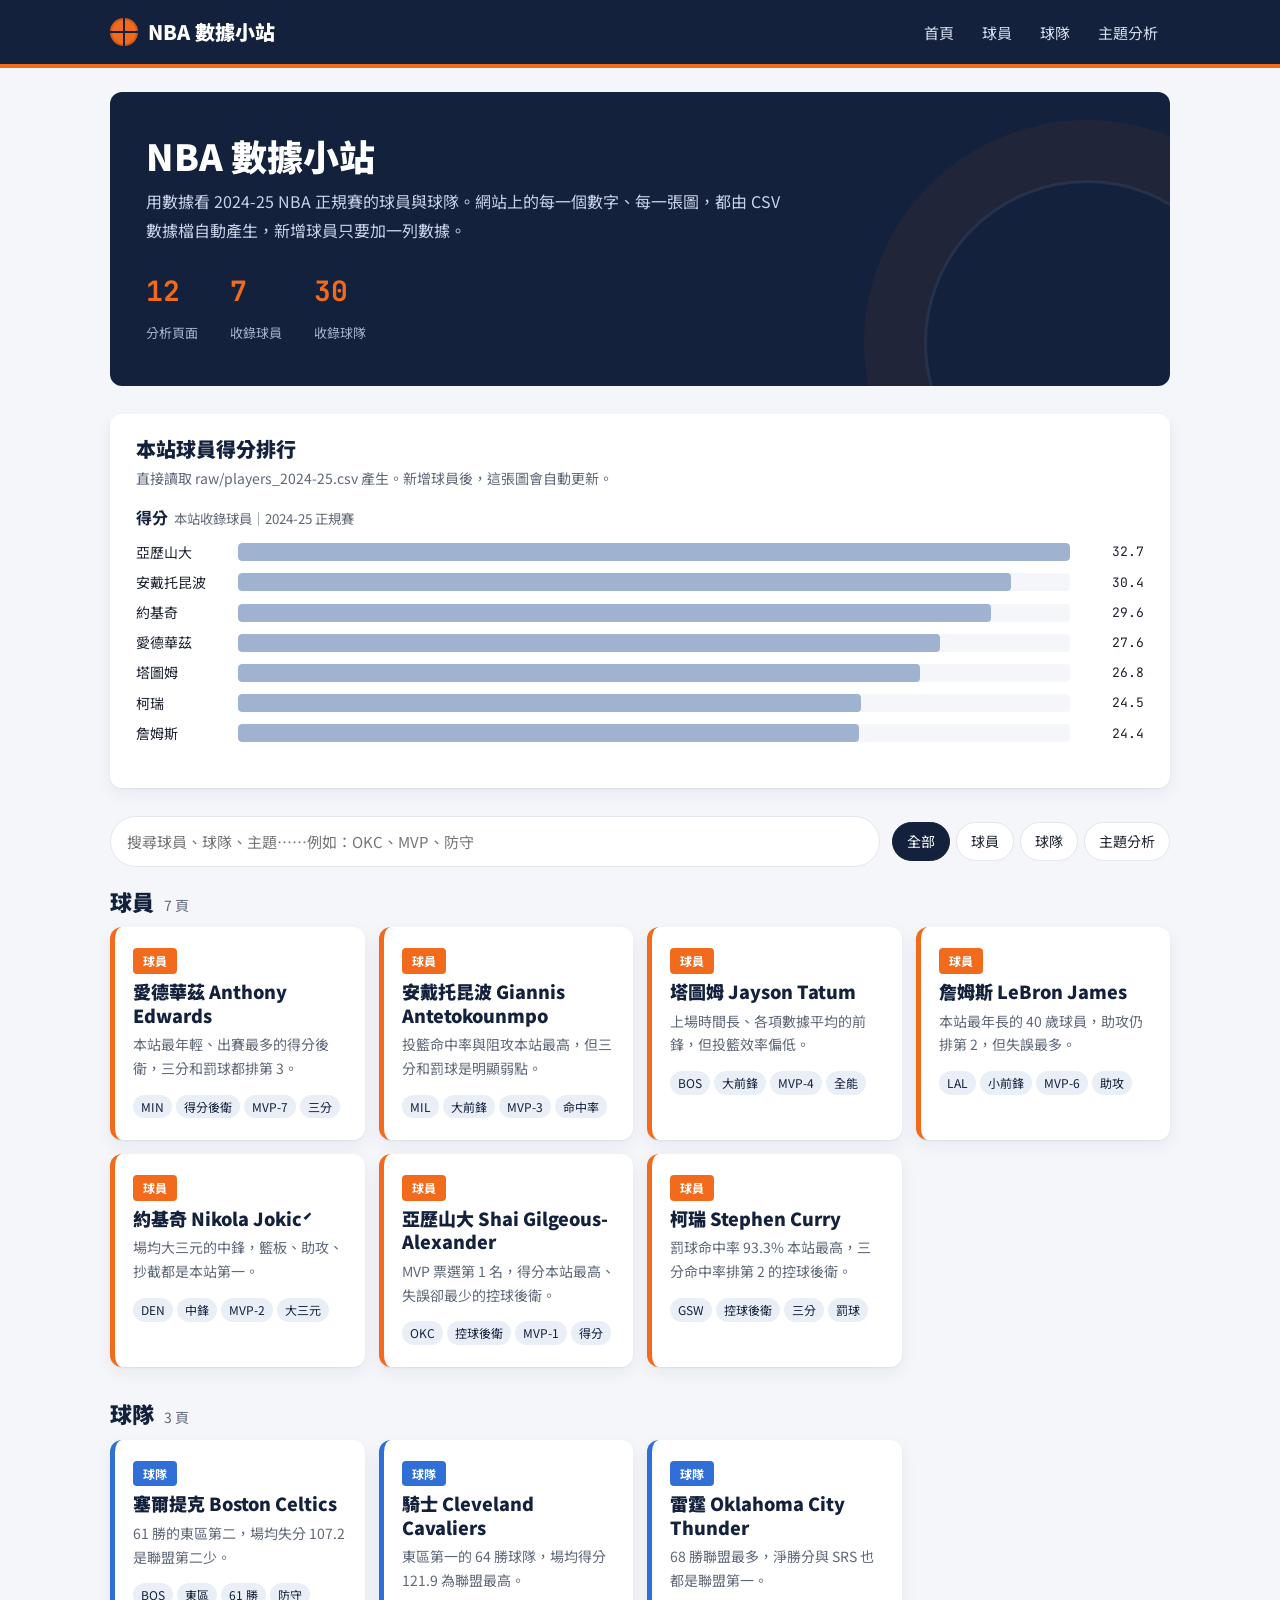
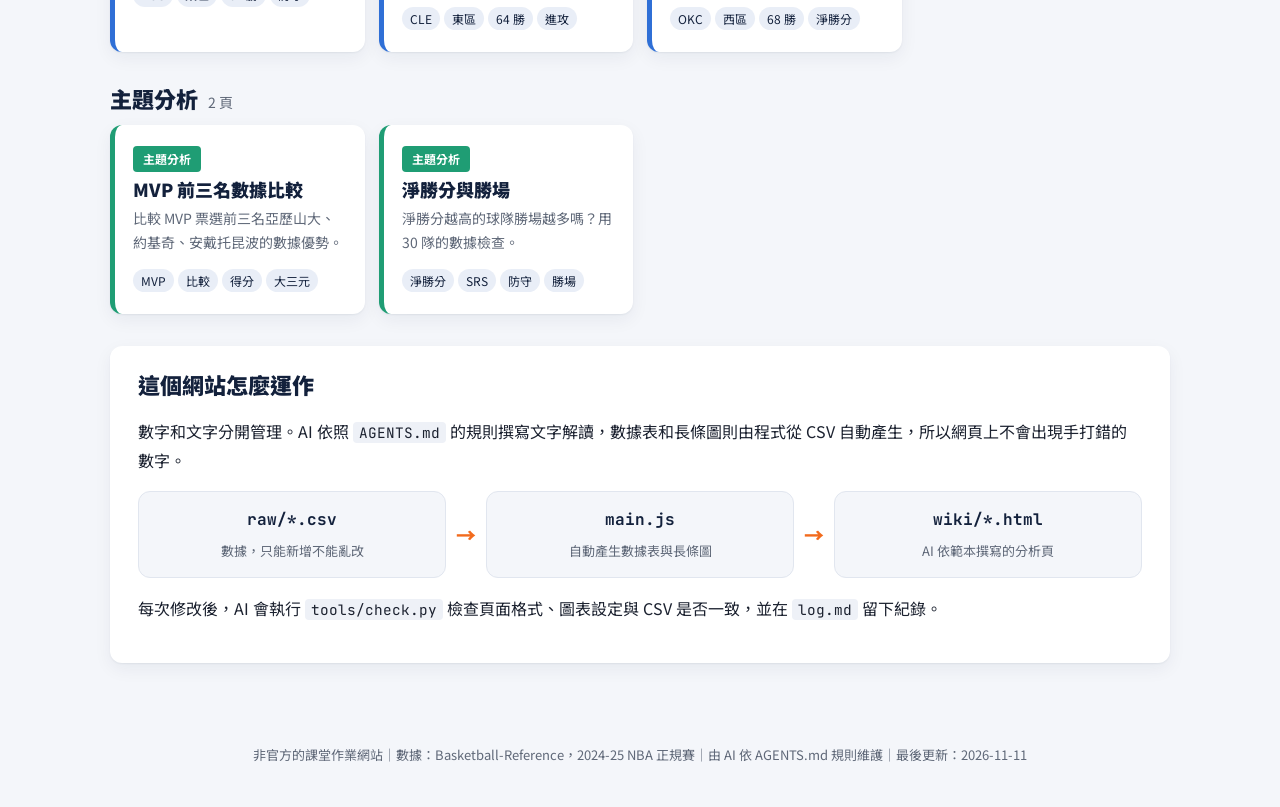
<file: index.html>
<!DOCTYPE html>
<html lang="zh-Hant-TW">
<head>
  <meta charset="UTF-8">
  <meta name="viewport" content="width=device-width, initial-scale=1">
  <title>NBA 數據小站</title>
  <meta name="description" content="用數據看 2024-25 NBA 球員與球隊，所有圖表都由 CSV 自動產生。">
  <link rel="stylesheet" href="assets/style.css">
</head>
<body data-page-id="home" data-root="">
  <header class="site-header">
    <div class="inner">
      <a class="logo" href="index.html"><span class="logo-mark" aria-hidden="true"></span>NBA 數據小站</a>
      <nav class="site-nav" aria-label="主要分類">
        <a href="index.html">首頁</a>
        <a href="index.html#players">球員</a>
        <a href="index.html#teams">球隊</a>
        <a href="index.html#topics">主題分析</a>
      </nav>
    </div>
  </header>

  <main class="page">
    <section class="hero">
      <h1>NBA 數據小站</h1>
      <p>用數據看 2024-25 NBA 正規賽的球員與球隊。網站上的每一個數字、每一張圖，都由 CSV 數據檔自動產生，新增球員只要加一列數據。</p>
      <div class="stats">
        <div class="stat"><b data-stat-pages>-</b><span>分析頁面</span></div>
        <div class="stat"><b data-stat-players>-</b><span>收錄球員</span></div>
        <div class="stat"><b data-stat-teams>-</b><span>收錄球隊</span></div>
      </div>
    </section>

    <section class="home-chart">
      <h2>本站球員得分排行</h2>
      <p>直接讀取 raw/players_2024-25.csv 產生。新增球員後，這張圖會自動更新。</p>
      <figure class="bar-chart" data-source="players" data-metric="pts"></figure>
    </section>

    <div class="toolbar">
      <input class="search" type="search" placeholder="搜尋球員、球隊、主題……例如：OKC、MVP、防守" aria-label="搜尋" data-search>
      <div class="filters" role="group" aria-label="分類篩選">
        <button class="filter" type="button" data-filter="all" aria-pressed="true">全部</button>
        <button class="filter" type="button" data-filter="players" aria-pressed="false">球員</button>
        <button class="filter" type="button" data-filter="teams" aria-pressed="false">球隊</button>
        <button class="filter" type="button" data-filter="topics" aria-pressed="false">主題分析</button>
      </div>
    </div>

    <div data-catalog><p class="empty">載入中……</p></div>

    <section class="how">
      <h2>這個網站怎麼運作</h2>
      <p>數字和文字分開管理。AI 依照 <code>AGENTS.md</code> 的規則撰寫文字解讀，數據表和長條圖則由程式從 CSV 自動產生，所以網頁上不會出現手打錯的數字。</p>
      <div class="flow">
        <div class="flow-step"><b>raw/*.csv</b><span>數據，只能新增不能亂改</span></div>
        <div class="flow-arrow" aria-hidden="true">→</div>
        <div class="flow-step"><b>main.js</b><span>自動產生數據表與長條圖</span></div>
        <div class="flow-arrow" aria-hidden="true">→</div>
        <div class="flow-step"><b>wiki/*.html</b><span>AI 依範本撰寫的分析頁</span></div>
      </div>
      <p>每次修改後，AI 會執行 <code>tools/check.py</code> 檢查頁面格式、圖表設定與 CSV 是否一致，並在 <code>log.md</code> 留下紀錄。</p>
    </section>
  </main>

  <footer class="site-footer">
    非官方的課堂作業網站｜數據：Basketball-Reference，2024-25 NBA 正規賽｜由 AI 依 AGENTS.md 規則維護｜最後更新：<time>2026-11-11</time>
  </footer>
  <script src="assets/main.js"></script>
</body>
</html>
</file>
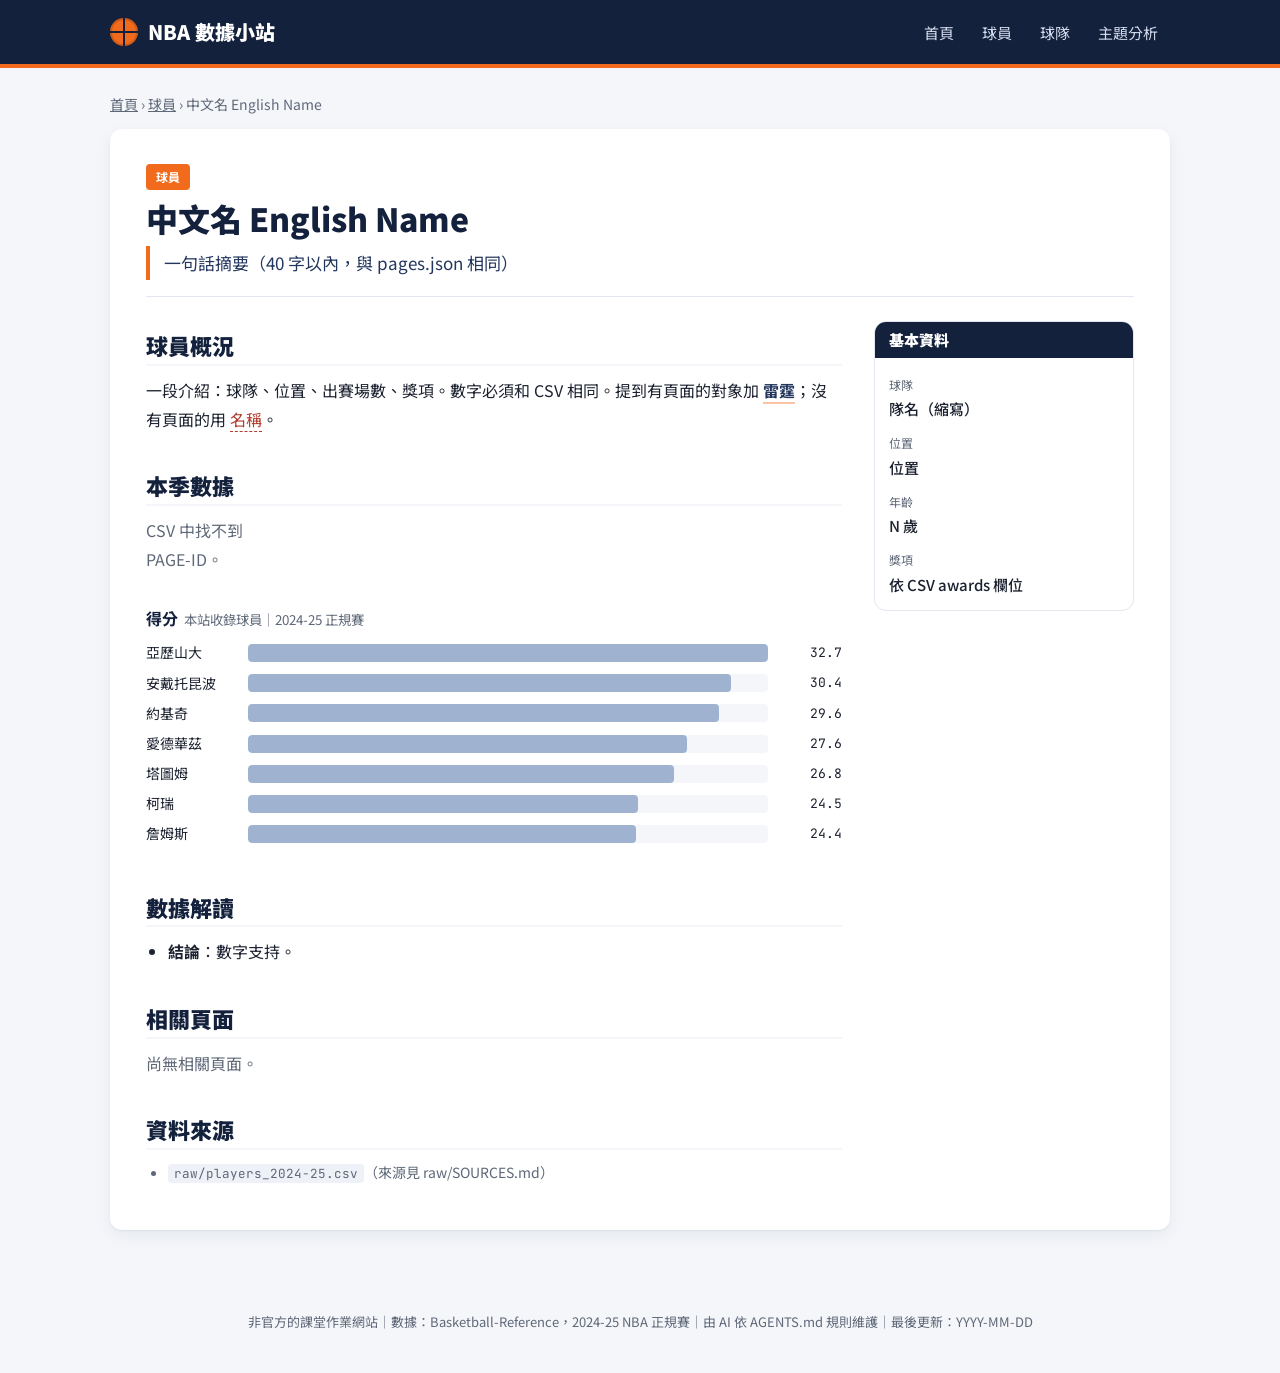
<file: templates/page-template.html>
<!DOCTYPE html>
<!--
  新增頁面範本（規則見 AGENTS.md 第 5、6、9 節）
  1. 複製到 wiki/<分類>/<頁面id>.html，頁面 id 等於 CSV 的 id
  2. 替換所有 PAGE-ID、中文名 English Name、一句話摘要、YYYY-MM-DD
  3. 依分類換成正確的必備區塊（下面示範的是 players）：
     players : overview 球員概況 → stats 本季數據（stat-table + bar-chart）→ analysis 數據解讀
     teams   : overview 球隊概況 → stats 本季數據（stat-table data-source="teams" + bar-chart）→ analysis 數據解讀
     topics  : question 分析問題 → chart 圖表（bar-chart）→ findings 發現 → method 計算方式
  4. 數據表和圖表不要手打，用 stat-table、bar-chart 元件
  5. related 與 sources 兩個區塊固定放在最後
  6. 登記 data/pages.json、寫 log.md，最後執行 python tools/check.py
-->
<html lang="zh-Hant-TW">
<head>
  <meta charset="UTF-8">
  <meta name="viewport" content="width=device-width, initial-scale=1">
  <title>中文名 English Name｜NBA 數據小站</title>
  <meta name="description" content="一句話摘要（40 字以內，與 pages.json 相同）">
  <link rel="stylesheet" href="../../assets/style.css">
</head>
<body data-page-id="PAGE-ID" data-root="../../">
  <header class="site-header">
    <div class="inner">
      <a class="logo" href="../../index.html"><span class="logo-mark" aria-hidden="true"></span>NBA 數據小站</a>
      <nav class="site-nav" aria-label="主要分類">
        <a href="../../index.html">首頁</a>
        <a href="../../index.html#players">球員</a>
        <a href="../../index.html#teams">球隊</a>
        <a href="../../index.html#topics">主題分析</a>
      </nav>
    </div>
  </header>

  <main class="page">
    <nav class="breadcrumb"><a href="../../index.html">首頁</a> › <a href="../../index.html#players">球員</a> › 中文名 English Name</nav>

    <article class="wiki-article">
    <header class="article-head">
      <span class="badge cat-players">球員</span>
      <h1>中文名 English Name</h1>
      <p class="summary">一句話摘要（40 字以內，與 pages.json 相同）</p>
    </header>

    <aside class="infobox">
      <h2>基本資料</h2>
      <dl>
        <dt>球隊</dt><dd>隊名（縮寫）</dd>
        <dt>位置</dt><dd>位置</dd>
        <dt>年齡</dt><dd>N 歲</dd>
        <dt>獎項</dt><dd>依 CSV awards 欄位</dd>
      </dl>
    </aside>

    <section class="section" id="overview">
      <h2>球員概況</h2>
      <p>一段介紹：球隊、位置、出賽場數、獎項。數字必須和 CSV 相同。提到有頁面的對象加 <a class="wikilink" href="../teams/oklahoma-city-thunder.html">雷霆</a>；沒有頁面的用 <span class="redlink" title="尚未建立頁面">名稱</span>。</p>
    </section>

    <section class="section" id="stats">
      <h2>本季數據</h2>
      <div class="stat-table" data-source="players" data-id="PAGE-ID"></div>
      <figure class="bar-chart" data-source="players" data-metric="pts" data-highlight="PAGE-ID"></figure>
    </section>

    <section class="section" id="analysis">
      <h2>數據解讀</h2>
      <ul>
        <li><b>結論</b>：數字支持。</li>
      </ul>
    </section>

    <section class="section" id="related">
      <h2>相關頁面</h2>
      <div class="related-list" data-related></div>
    </section>

    <section class="section sources" id="sources">
      <h2>資料來源</h2>
      <ul>
        <li><code>raw/players_2024-25.csv</code>（來源見 raw/SOURCES.md）</li>
      </ul>
    </section>
    </article>
  </main>

  <footer class="site-footer">
    非官方的課堂作業網站｜數據：Basketball-Reference，2024-25 NBA 正規賽｜由 AI 依 AGENTS.md 規則維護｜最後更新：<time>YYYY-MM-DD</time>
  </footer>
  <script src="../../assets/main.js"></script>
</body>
</html>
</file>
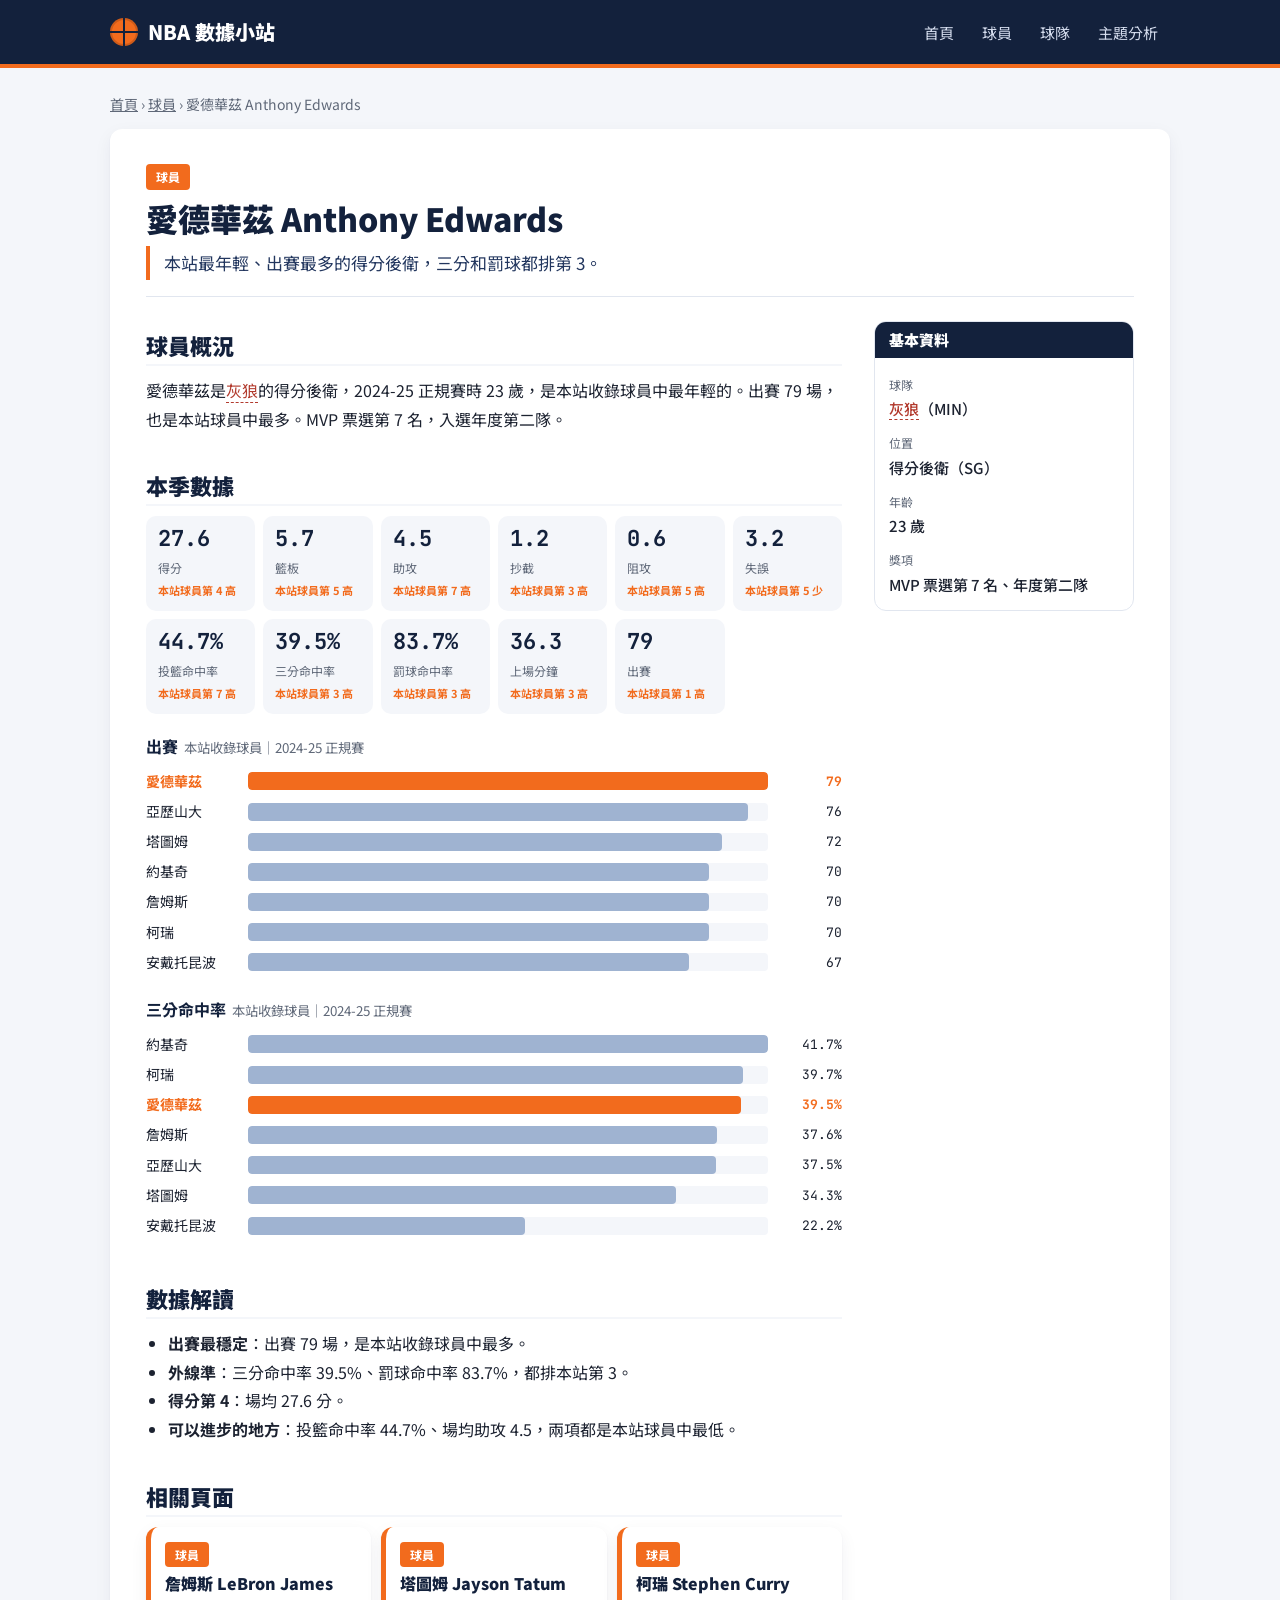
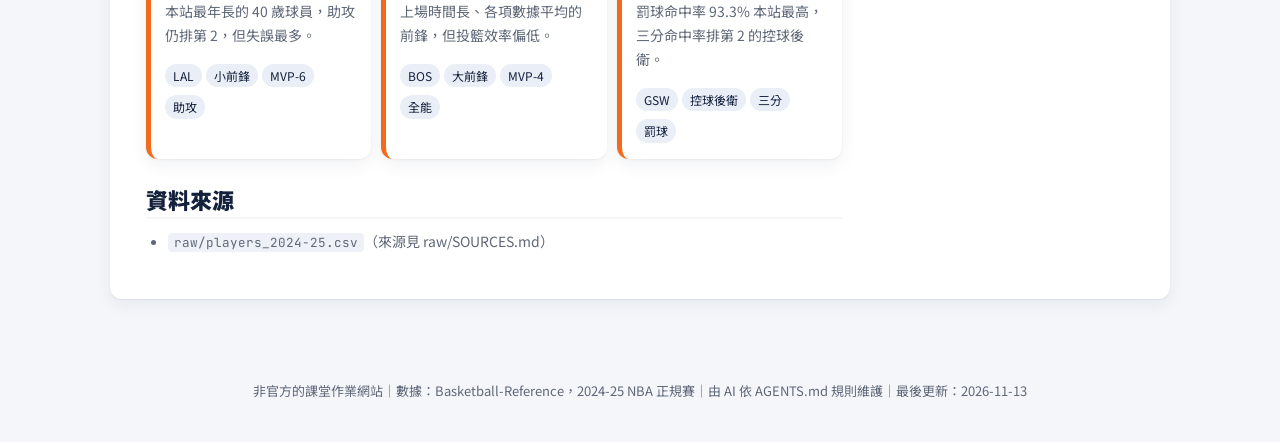
<file: wiki/players/anthony-edwards.html>
<!DOCTYPE html>
<html lang="zh-Hant-TW">
<head>
  <meta charset="UTF-8">
  <meta name="viewport" content="width=device-width, initial-scale=1">
  <title>愛德華茲 Anthony Edwards｜NBA 數據小站</title>
  <meta name="description" content="本站最年輕、出賽最多的得分後衛，三分和罰球都排第 3。">
  <link rel="stylesheet" href="../../assets/style.css">
</head>
<body data-page-id="anthony-edwards" data-root="../../">
  <header class="site-header">
    <div class="inner">
      <a class="logo" href="../../index.html"><span class="logo-mark" aria-hidden="true"></span>NBA 數據小站</a>
      <nav class="site-nav" aria-label="主要分類">
        <a href="../../index.html">首頁</a>
        <a href="../../index.html#players">球員</a>
        <a href="../../index.html#teams">球隊</a>
        <a href="../../index.html#topics">主題分析</a>
      </nav>
    </div>
  </header>

  <main class="page">
    <nav class="breadcrumb"><a href="../../index.html">首頁</a> › <a href="../../index.html#players">球員</a> › 愛德華茲 Anthony Edwards</nav>

    <article class="wiki-article">
    <header class="article-head">
      <span class="badge cat-players">球員</span>
      <h1>愛德華茲 Anthony Edwards</h1>
      <p class="summary">本站最年輕、出賽最多的得分後衛，三分和罰球都排第 3。</p>
    </header>

    <aside class="infobox">
      <h2>基本資料</h2>
      <dl>
        <dt>球隊</dt><dd><span class="redlink" title="尚未建立頁面">灰狼</span>（MIN）</dd>
        <dt>位置</dt><dd>得分後衛（SG）</dd>
        <dt>年齡</dt><dd>23 歲</dd>
        <dt>獎項</dt><dd>MVP 票選第 7 名、年度第二隊</dd>
      </dl>
    </aside>

    <section class="section" id="overview">
      <h2>球員概況</h2>
      <p>愛德華茲是<span class="redlink" title="尚未建立頁面">灰狼</span>的得分後衛，2024-25 正規賽時 23 歲，是本站收錄球員中最年輕的。出賽 79 場，也是本站球員中最多。MVP 票選第 7 名，入選年度第二隊。</p>
    </section>

    <section class="section" id="stats">
      <h2>本季數據</h2>
      <div class="stat-table" data-source="players" data-id="anthony-edwards"></div>
      <figure class="bar-chart" data-source="players" data-metric="g" data-highlight="anthony-edwards"></figure>
      <figure class="bar-chart" data-source="players" data-metric="fg3_pct" data-highlight="anthony-edwards"></figure>
    </section>

    <section class="section" id="analysis">
      <h2>數據解讀</h2>
      <ul>
        <li><b>出賽最穩定</b>：出賽 79 場，是本站收錄球員中最多。</li>
        <li><b>外線準</b>：三分命中率 39.5%、罰球命中率 83.7%，都排本站第 3。</li>
        <li><b>得分第 4</b>：場均 27.6 分。</li>
        <li><b>可以進步的地方</b>：投籃命中率 44.7%、場均助攻 4.5，兩項都是本站球員中最低。</li>
      </ul>
    </section>

    <section class="section" id="related">
      <h2>相關頁面</h2>
      <div class="related-list" data-related></div>
    </section>

    <section class="section sources" id="sources">
      <h2>資料來源</h2>
      <ul>
        <li><code>raw/players_2024-25.csv</code>（來源見 raw/SOURCES.md）</li>
      </ul>
    </section>
    </article>
  </main>

  <footer class="site-footer">
    非官方的課堂作業網站｜數據：Basketball-Reference，2024-25 NBA 正規賽｜由 AI 依 AGENTS.md 規則維護｜最後更新：<time>2026-11-13</time>
  </footer>
  <script src="../../assets/main.js"></script>
</body>
</html>
</file>
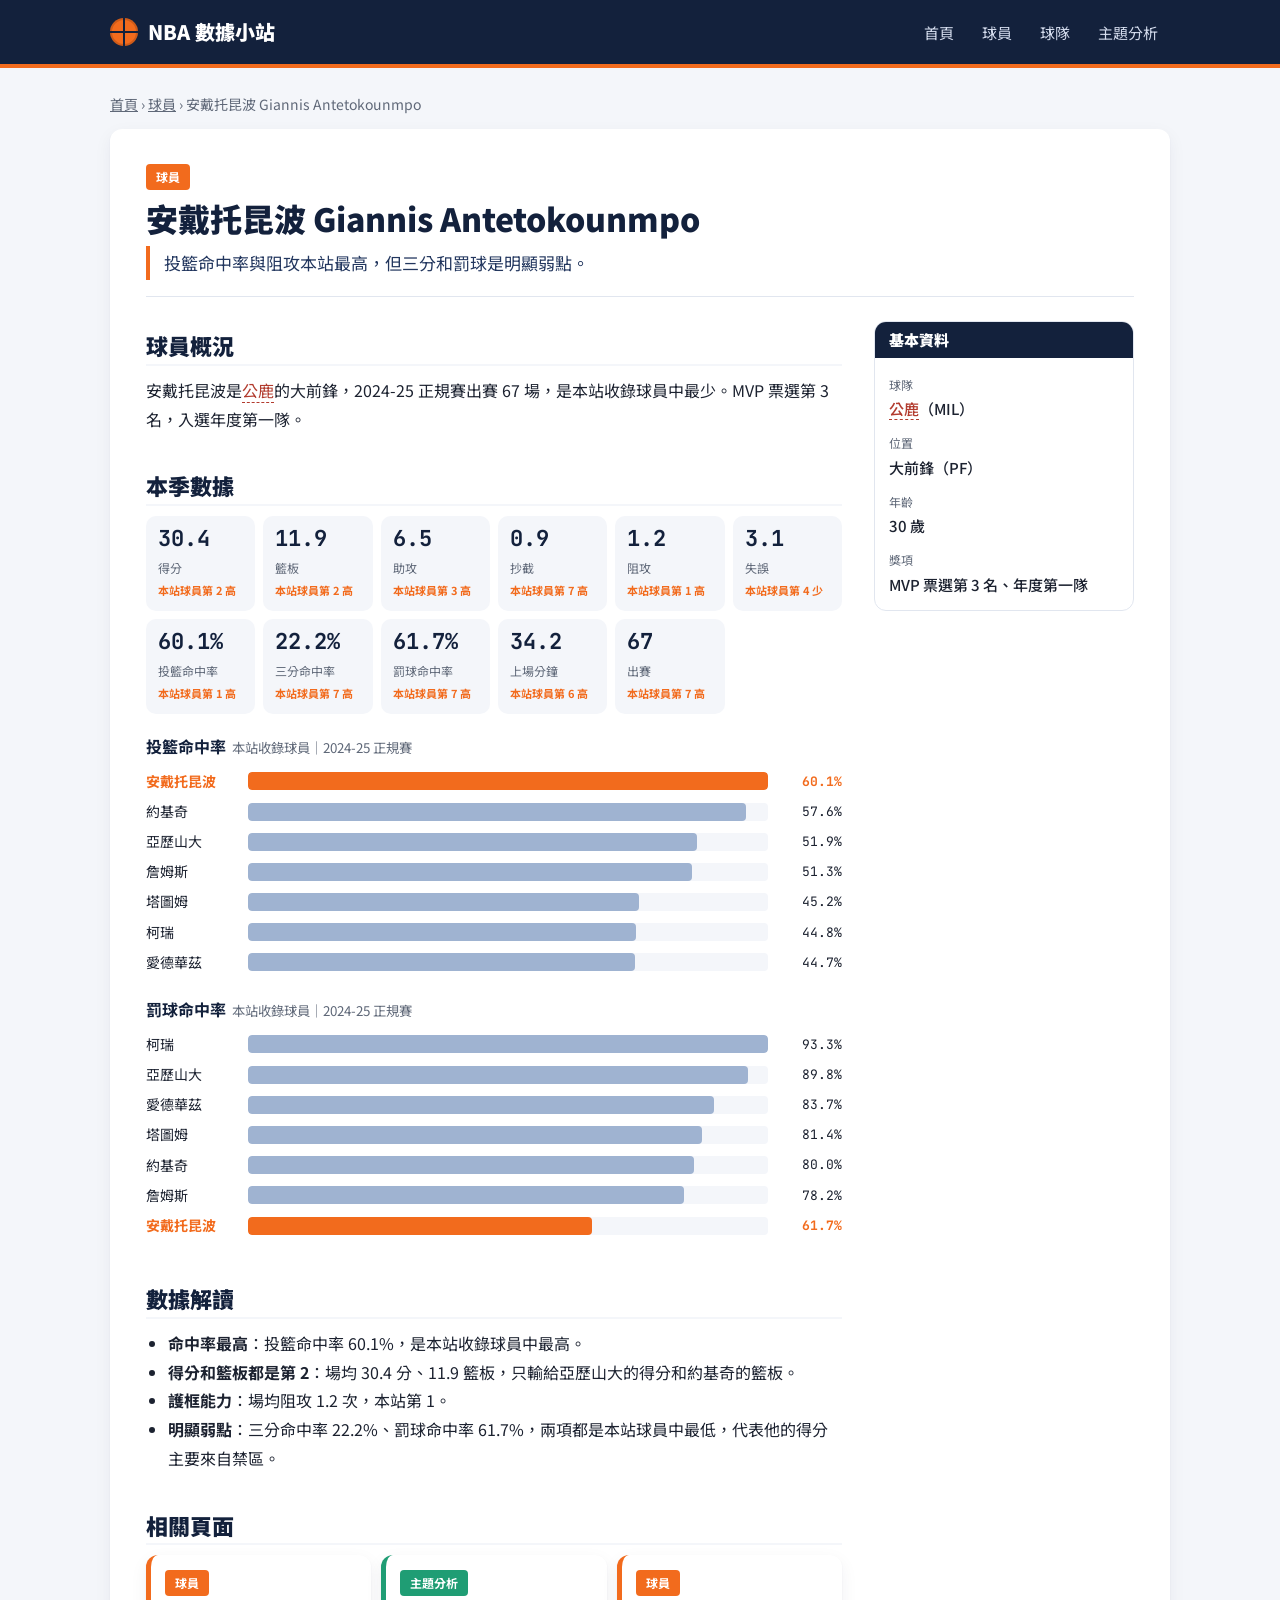
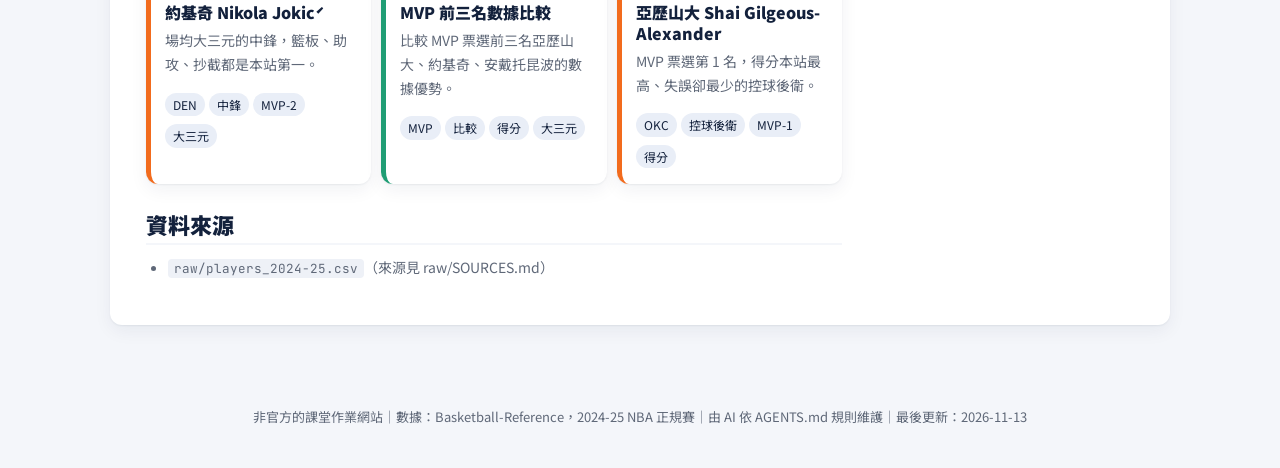
<file: wiki/players/giannis-antetokounmpo.html>
<!DOCTYPE html>
<html lang="zh-Hant-TW">
<head>
  <meta charset="UTF-8">
  <meta name="viewport" content="width=device-width, initial-scale=1">
  <title>安戴托昆波 Giannis Antetokounmpo｜NBA 數據小站</title>
  <meta name="description" content="投籃命中率與阻攻本站最高，但三分和罰球是明顯弱點。">
  <link rel="stylesheet" href="../../assets/style.css">
</head>
<body data-page-id="giannis-antetokounmpo" data-root="../../">
  <header class="site-header">
    <div class="inner">
      <a class="logo" href="../../index.html"><span class="logo-mark" aria-hidden="true"></span>NBA 數據小站</a>
      <nav class="site-nav" aria-label="主要分類">
        <a href="../../index.html">首頁</a>
        <a href="../../index.html#players">球員</a>
        <a href="../../index.html#teams">球隊</a>
        <a href="../../index.html#topics">主題分析</a>
      </nav>
    </div>
  </header>

  <main class="page">
    <nav class="breadcrumb"><a href="../../index.html">首頁</a> › <a href="../../index.html#players">球員</a> › 安戴托昆波 Giannis Antetokounmpo</nav>

    <article class="wiki-article">
    <header class="article-head">
      <span class="badge cat-players">球員</span>
      <h1>安戴托昆波 Giannis Antetokounmpo</h1>
      <p class="summary">投籃命中率與阻攻本站最高，但三分和罰球是明顯弱點。</p>
    </header>

    <aside class="infobox">
      <h2>基本資料</h2>
      <dl>
        <dt>球隊</dt><dd><span class="redlink" title="尚未建立頁面">公鹿</span>（MIL）</dd>
        <dt>位置</dt><dd>大前鋒（PF）</dd>
        <dt>年齡</dt><dd>30 歲</dd>
        <dt>獎項</dt><dd>MVP 票選第 3 名、年度第一隊</dd>
      </dl>
    </aside>

    <section class="section" id="overview">
      <h2>球員概況</h2>
      <p>安戴托昆波是<span class="redlink" title="尚未建立頁面">公鹿</span>的大前鋒，2024-25 正規賽出賽 67 場，是本站收錄球員中最少。MVP 票選第 3 名，入選年度第一隊。</p>
    </section>

    <section class="section" id="stats">
      <h2>本季數據</h2>
      <div class="stat-table" data-source="players" data-id="giannis-antetokounmpo"></div>
      <figure class="bar-chart" data-source="players" data-metric="fg_pct" data-highlight="giannis-antetokounmpo"></figure>
      <figure class="bar-chart" data-source="players" data-metric="ft_pct" data-highlight="giannis-antetokounmpo"></figure>
    </section>

    <section class="section" id="analysis">
      <h2>數據解讀</h2>
      <ul>
        <li><b>命中率最高</b>：投籃命中率 60.1%，是本站收錄球員中最高。</li>
        <li><b>得分和籃板都是第 2</b>：場均 30.4 分、11.9 籃板，只輸給亞歷山大的得分和約基奇的籃板。</li>
        <li><b>護框能力</b>：場均阻攻 1.2 次，本站第 1。</li>
        <li><b>明顯弱點</b>：三分命中率 22.2%、罰球命中率 61.7%，兩項都是本站球員中最低，代表他的得分主要來自禁區。</li>
      </ul>
    </section>

    <section class="section" id="related">
      <h2>相關頁面</h2>
      <div class="related-list" data-related></div>
    </section>

    <section class="section sources" id="sources">
      <h2>資料來源</h2>
      <ul>
        <li><code>raw/players_2024-25.csv</code>（來源見 raw/SOURCES.md）</li>
      </ul>
    </section>
    </article>
  </main>

  <footer class="site-footer">
    非官方的課堂作業網站｜數據：Basketball-Reference，2024-25 NBA 正規賽｜由 AI 依 AGENTS.md 規則維護｜最後更新：<time>2026-11-13</time>
  </footer>
  <script src="../../assets/main.js"></script>
</body>
</html>
</file>
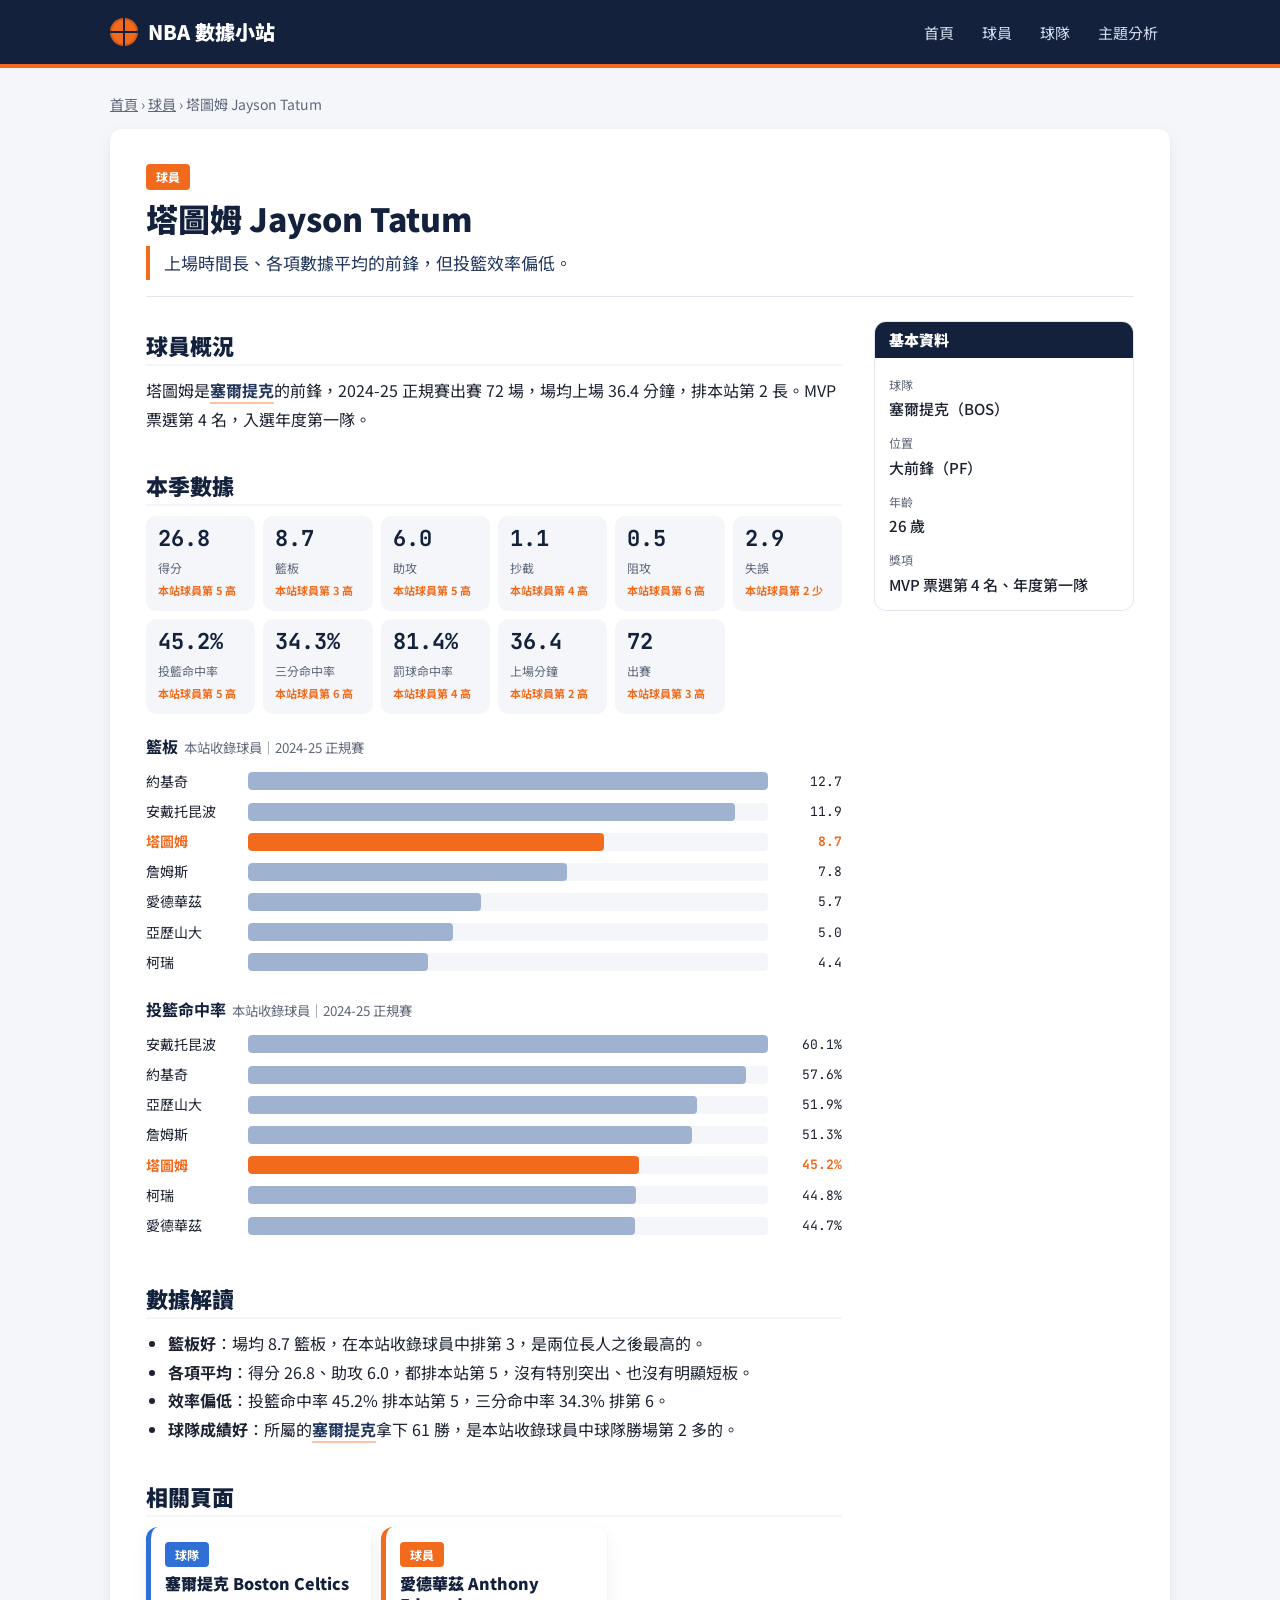
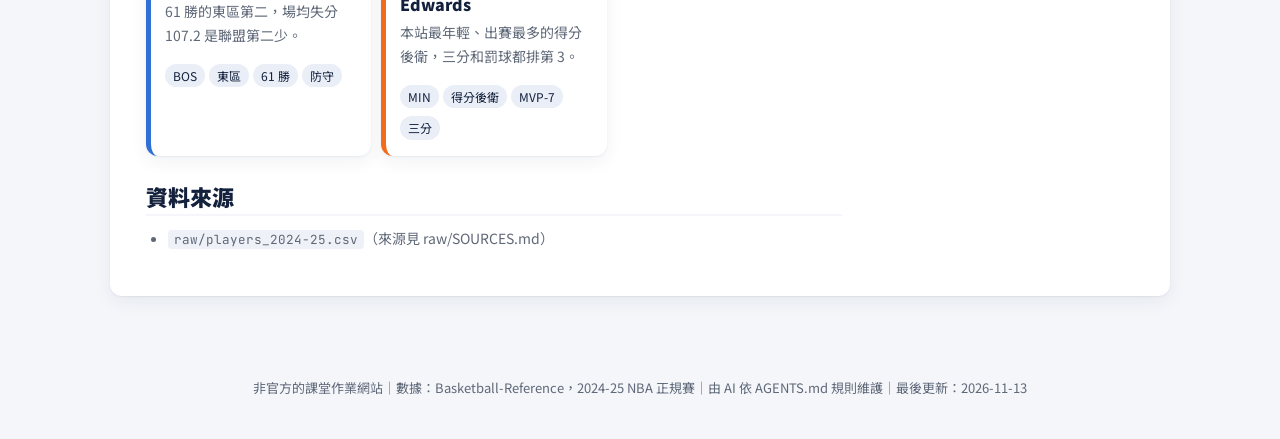
<file: wiki/players/jayson-tatum.html>
<!DOCTYPE html>
<html lang="zh-Hant-TW">
<head>
  <meta charset="UTF-8">
  <meta name="viewport" content="width=device-width, initial-scale=1">
  <title>塔圖姆 Jayson Tatum｜NBA 數據小站</title>
  <meta name="description" content="上場時間長、各項數據平均的前鋒，但投籃效率偏低。">
  <link rel="stylesheet" href="../../assets/style.css">
</head>
<body data-page-id="jayson-tatum" data-root="../../">
  <header class="site-header">
    <div class="inner">
      <a class="logo" href="../../index.html"><span class="logo-mark" aria-hidden="true"></span>NBA 數據小站</a>
      <nav class="site-nav" aria-label="主要分類">
        <a href="../../index.html">首頁</a>
        <a href="../../index.html#players">球員</a>
        <a href="../../index.html#teams">球隊</a>
        <a href="../../index.html#topics">主題分析</a>
      </nav>
    </div>
  </header>

  <main class="page">
    <nav class="breadcrumb"><a href="../../index.html">首頁</a> › <a href="../../index.html#players">球員</a> › 塔圖姆 Jayson Tatum</nav>

    <article class="wiki-article">
    <header class="article-head">
      <span class="badge cat-players">球員</span>
      <h1>塔圖姆 Jayson Tatum</h1>
      <p class="summary">上場時間長、各項數據平均的前鋒，但投籃效率偏低。</p>
    </header>

    <aside class="infobox">
      <h2>基本資料</h2>
      <dl>
        <dt>球隊</dt><dd>塞爾提克（BOS）</dd>
        <dt>位置</dt><dd>大前鋒（PF）</dd>
        <dt>年齡</dt><dd>26 歲</dd>
        <dt>獎項</dt><dd>MVP 票選第 4 名、年度第一隊</dd>
      </dl>
    </aside>

    <section class="section" id="overview">
      <h2>球員概況</h2>
      <p>塔圖姆是<a class="wikilink" href="../teams/boston-celtics.html">塞爾提克</a>的前鋒，2024-25 正規賽出賽 72 場，場均上場 36.4 分鐘，排本站第 2 長。MVP 票選第 4 名，入選年度第一隊。</p>
    </section>

    <section class="section" id="stats">
      <h2>本季數據</h2>
      <div class="stat-table" data-source="players" data-id="jayson-tatum"></div>
      <figure class="bar-chart" data-source="players" data-metric="trb" data-highlight="jayson-tatum"></figure>
      <figure class="bar-chart" data-source="players" data-metric="fg_pct" data-highlight="jayson-tatum"></figure>
    </section>

    <section class="section" id="analysis">
      <h2>數據解讀</h2>
      <ul>
        <li><b>籃板好</b>：場均 8.7 籃板，在本站收錄球員中排第 3，是兩位長人之後最高的。</li>
        <li><b>各項平均</b>：得分 26.8、助攻 6.0，都排本站第 5，沒有特別突出、也沒有明顯短板。</li>
        <li><b>效率偏低</b>：投籃命中率 45.2% 排本站第 5，三分命中率 34.3% 排第 6。</li>
        <li><b>球隊成績好</b>：所屬的<a class="wikilink" href="../teams/boston-celtics.html">塞爾提克</a>拿下 61 勝，是本站收錄球員中球隊勝場第 2 多的。</li>
      </ul>
    </section>

    <section class="section" id="related">
      <h2>相關頁面</h2>
      <div class="related-list" data-related></div>
    </section>

    <section class="section sources" id="sources">
      <h2>資料來源</h2>
      <ul>
        <li><code>raw/players_2024-25.csv</code>（來源見 raw/SOURCES.md）</li>
      </ul>
    </section>
    </article>
  </main>

  <footer class="site-footer">
    非官方的課堂作業網站｜數據：Basketball-Reference，2024-25 NBA 正規賽｜由 AI 依 AGENTS.md 規則維護｜最後更新：<time>2026-11-13</time>
  </footer>
  <script src="../../assets/main.js"></script>
</body>
</html>
</file>
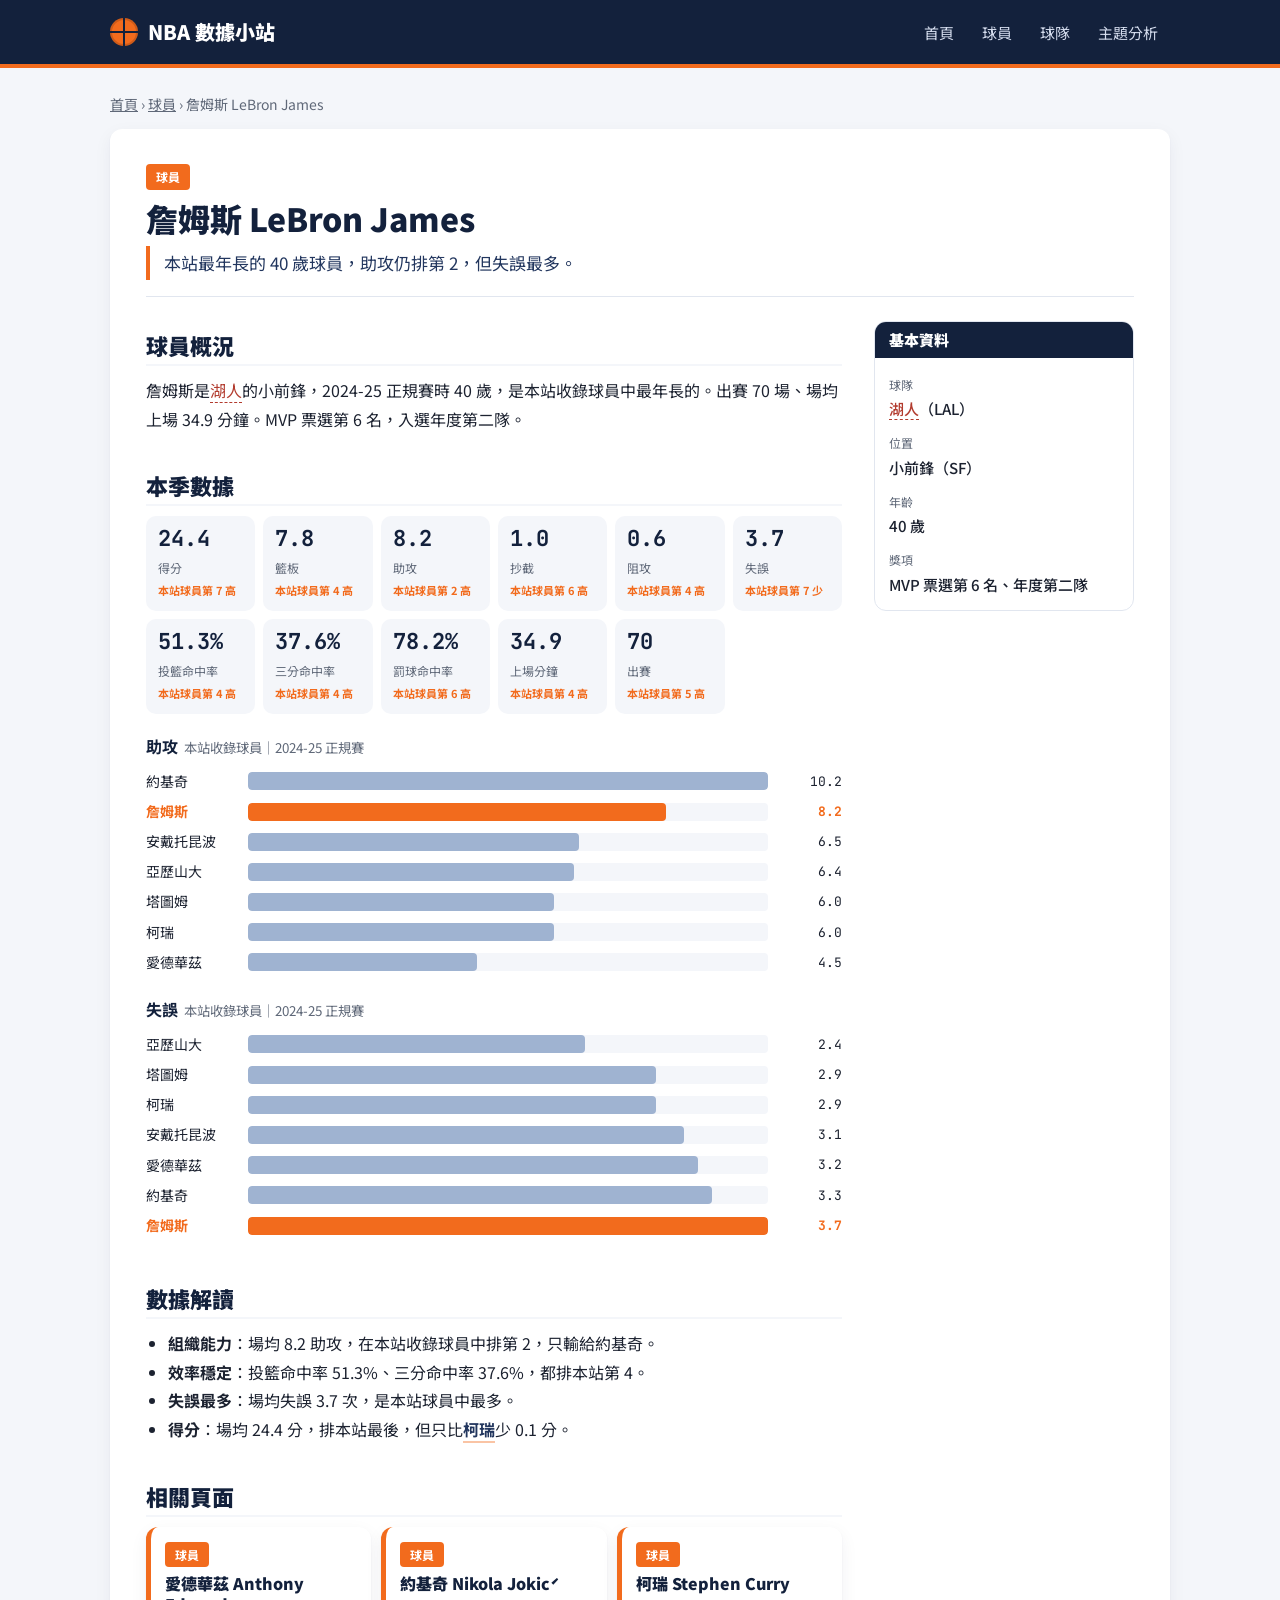
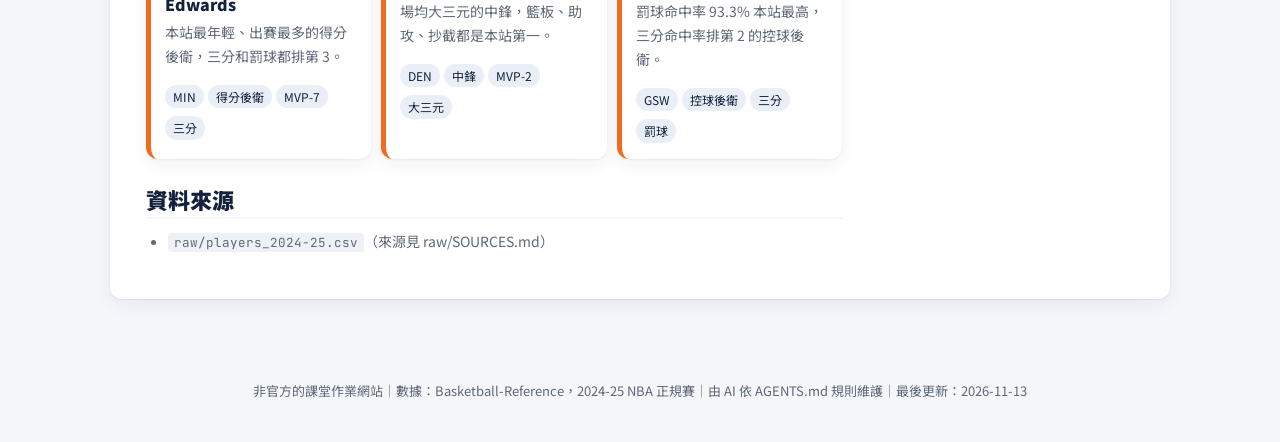
<file: wiki/players/lebron-james.html>
<!DOCTYPE html>
<html lang="zh-Hant-TW">
<head>
  <meta charset="UTF-8">
  <meta name="viewport" content="width=device-width, initial-scale=1">
  <title>詹姆斯 LeBron James｜NBA 數據小站</title>
  <meta name="description" content="本站最年長的 40 歲球員，助攻仍排第 2，但失誤最多。">
  <link rel="stylesheet" href="../../assets/style.css">
</head>
<body data-page-id="lebron-james" data-root="../../">
  <header class="site-header">
    <div class="inner">
      <a class="logo" href="../../index.html"><span class="logo-mark" aria-hidden="true"></span>NBA 數據小站</a>
      <nav class="site-nav" aria-label="主要分類">
        <a href="../../index.html">首頁</a>
        <a href="../../index.html#players">球員</a>
        <a href="../../index.html#teams">球隊</a>
        <a href="../../index.html#topics">主題分析</a>
      </nav>
    </div>
  </header>

  <main class="page">
    <nav class="breadcrumb"><a href="../../index.html">首頁</a> › <a href="../../index.html#players">球員</a> › 詹姆斯 LeBron James</nav>

    <article class="wiki-article">
    <header class="article-head">
      <span class="badge cat-players">球員</span>
      <h1>詹姆斯 LeBron James</h1>
      <p class="summary">本站最年長的 40 歲球員，助攻仍排第 2，但失誤最多。</p>
    </header>

    <aside class="infobox">
      <h2>基本資料</h2>
      <dl>
        <dt>球隊</dt><dd><span class="redlink" title="尚未建立頁面">湖人</span>（LAL）</dd>
        <dt>位置</dt><dd>小前鋒（SF）</dd>
        <dt>年齡</dt><dd>40 歲</dd>
        <dt>獎項</dt><dd>MVP 票選第 6 名、年度第二隊</dd>
      </dl>
    </aside>

    <section class="section" id="overview">
      <h2>球員概況</h2>
      <p>詹姆斯是<span class="redlink" title="尚未建立頁面">湖人</span>的小前鋒，2024-25 正規賽時 40 歲，是本站收錄球員中最年長的。出賽 70 場、場均上場 34.9 分鐘。MVP 票選第 6 名，入選年度第二隊。</p>
    </section>

    <section class="section" id="stats">
      <h2>本季數據</h2>
      <div class="stat-table" data-source="players" data-id="lebron-james"></div>
      <figure class="bar-chart" data-source="players" data-metric="ast" data-highlight="lebron-james"></figure>
      <figure class="bar-chart" data-source="players" data-metric="tov" data-highlight="lebron-james" data-order="asc"></figure>
    </section>

    <section class="section" id="analysis">
      <h2>數據解讀</h2>
      <ul>
        <li><b>組織能力</b>：場均 8.2 助攻，在本站收錄球員中排第 2，只輸給約基奇。</li>
        <li><b>效率穩定</b>：投籃命中率 51.3%、三分命中率 37.6%，都排本站第 4。</li>
        <li><b>失誤最多</b>：場均失誤 3.7 次，是本站球員中最多。</li>
        <li><b>得分</b>：場均 24.4 分，排本站最後，但只比<a class="wikilink" href="../players/stephen-curry.html">柯瑞</a>少 0.1 分。</li>
      </ul>
    </section>

    <section class="section" id="related">
      <h2>相關頁面</h2>
      <div class="related-list" data-related></div>
    </section>

    <section class="section sources" id="sources">
      <h2>資料來源</h2>
      <ul>
        <li><code>raw/players_2024-25.csv</code>（來源見 raw/SOURCES.md）</li>
      </ul>
    </section>
    </article>
  </main>

  <footer class="site-footer">
    非官方的課堂作業網站｜數據：Basketball-Reference，2024-25 NBA 正規賽｜由 AI 依 AGENTS.md 規則維護｜最後更新：<time>2026-11-13</time>
  </footer>
  <script src="../../assets/main.js"></script>
</body>
</html>
</file>
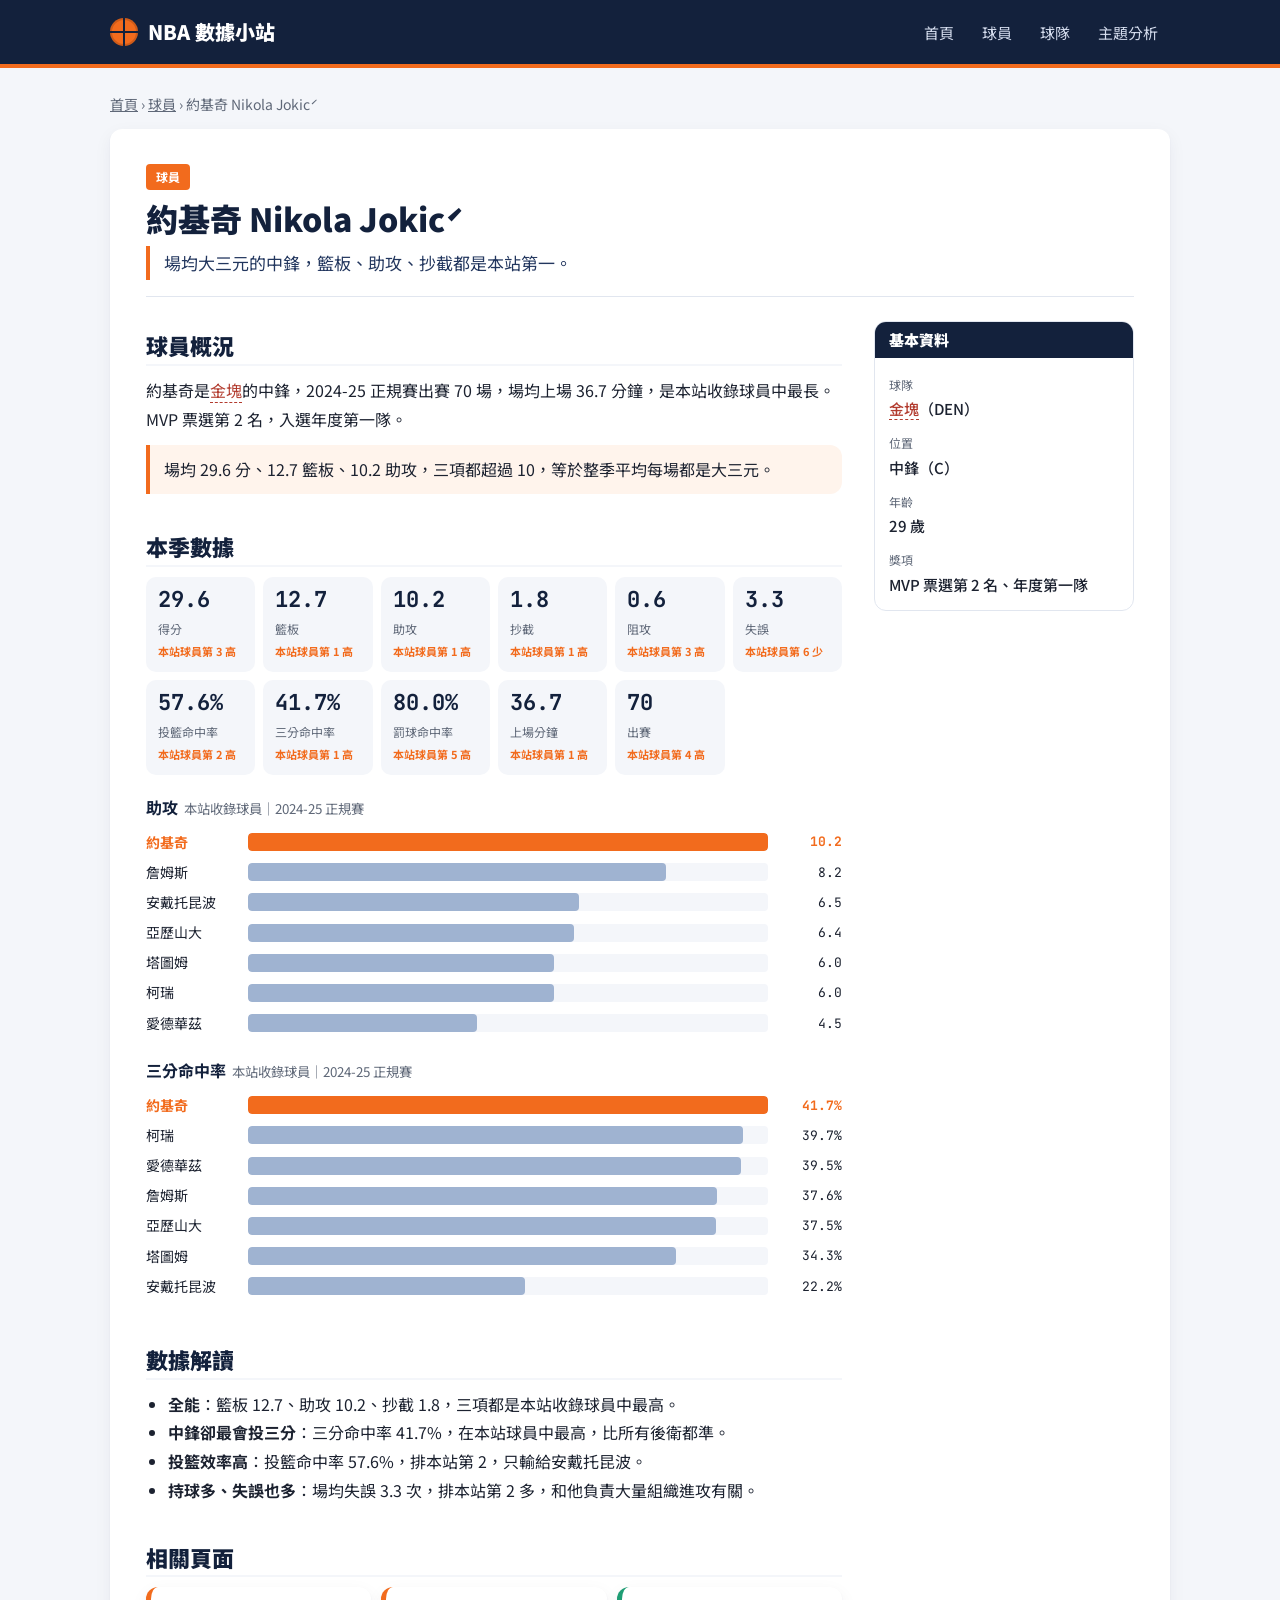
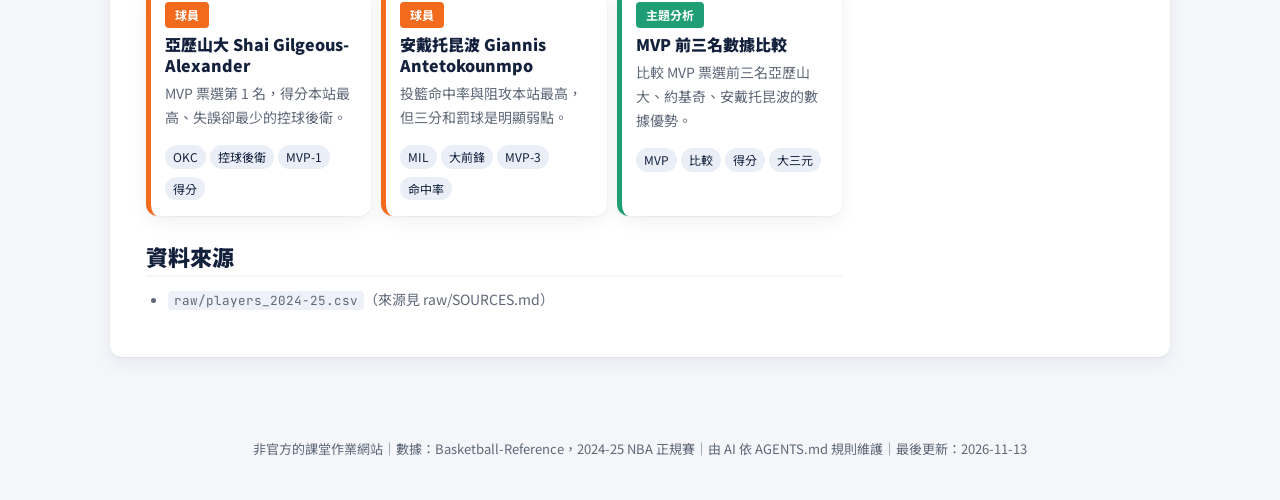
<file: wiki/players/nikola-jokic.html>
<!DOCTYPE html>
<html lang="zh-Hant-TW">
<head>
  <meta charset="UTF-8">
  <meta name="viewport" content="width=device-width, initial-scale=1">
  <title>約基奇 Nikola Jokić｜NBA 數據小站</title>
  <meta name="description" content="場均大三元的中鋒，籃板、助攻、抄截都是本站第一。">
  <link rel="stylesheet" href="../../assets/style.css">
</head>
<body data-page-id="nikola-jokic" data-root="../../">
  <header class="site-header">
    <div class="inner">
      <a class="logo" href="../../index.html"><span class="logo-mark" aria-hidden="true"></span>NBA 數據小站</a>
      <nav class="site-nav" aria-label="主要分類">
        <a href="../../index.html">首頁</a>
        <a href="../../index.html#players">球員</a>
        <a href="../../index.html#teams">球隊</a>
        <a href="../../index.html#topics">主題分析</a>
      </nav>
    </div>
  </header>

  <main class="page">
    <nav class="breadcrumb"><a href="../../index.html">首頁</a> › <a href="../../index.html#players">球員</a> › 約基奇 Nikola Jokić</nav>

    <article class="wiki-article">
    <header class="article-head">
      <span class="badge cat-players">球員</span>
      <h1>約基奇 Nikola Jokić</h1>
      <p class="summary">場均大三元的中鋒，籃板、助攻、抄截都是本站第一。</p>
    </header>

    <aside class="infobox">
      <h2>基本資料</h2>
      <dl>
        <dt>球隊</dt><dd><span class="redlink" title="尚未建立頁面">金塊</span>（DEN）</dd>
        <dt>位置</dt><dd>中鋒（C）</dd>
        <dt>年齡</dt><dd>29 歲</dd>
        <dt>獎項</dt><dd>MVP 票選第 2 名、年度第一隊</dd>
      </dl>
    </aside>

    <section class="section" id="overview">
      <h2>球員概況</h2>
      <p>約基奇是<span class="redlink" title="尚未建立頁面">金塊</span>的中鋒，2024-25 正規賽出賽 70 場，場均上場 36.7 分鐘，是本站收錄球員中最長。MVP 票選第 2 名，入選年度第一隊。</p>
      <p class="callout">場均 29.6 分、12.7 籃板、10.2 助攻，三項都超過 10，等於整季平均每場都是大三元。</p>
    </section>

    <section class="section" id="stats">
      <h2>本季數據</h2>
      <div class="stat-table" data-source="players" data-id="nikola-jokic"></div>
      <figure class="bar-chart" data-source="players" data-metric="ast" data-highlight="nikola-jokic"></figure>
      <figure class="bar-chart" data-source="players" data-metric="fg3_pct" data-highlight="nikola-jokic"></figure>
    </section>

    <section class="section" id="analysis">
      <h2>數據解讀</h2>
      <ul>
        <li><b>全能</b>：籃板 12.7、助攻 10.2、抄截 1.8，三項都是本站收錄球員中最高。</li>
        <li><b>中鋒卻最會投三分</b>：三分命中率 41.7%，在本站球員中最高，比所有後衛都準。</li>
        <li><b>投籃效率高</b>：投籃命中率 57.6%，排本站第 2，只輸給安戴托昆波。</li>
        <li><b>持球多、失誤也多</b>：場均失誤 3.3 次，排本站第 2 多，和他負責大量組織進攻有關。</li>
      </ul>
    </section>

    <section class="section" id="related">
      <h2>相關頁面</h2>
      <div class="related-list" data-related></div>
    </section>

    <section class="section sources" id="sources">
      <h2>資料來源</h2>
      <ul>
        <li><code>raw/players_2024-25.csv</code>（來源見 raw/SOURCES.md）</li>
      </ul>
    </section>
    </article>
  </main>

  <footer class="site-footer">
    非官方的課堂作業網站｜數據：Basketball-Reference，2024-25 NBA 正規賽｜由 AI 依 AGENTS.md 規則維護｜最後更新：<time>2026-11-13</time>
  </footer>
  <script src="../../assets/main.js"></script>
</body>
</html>
</file>
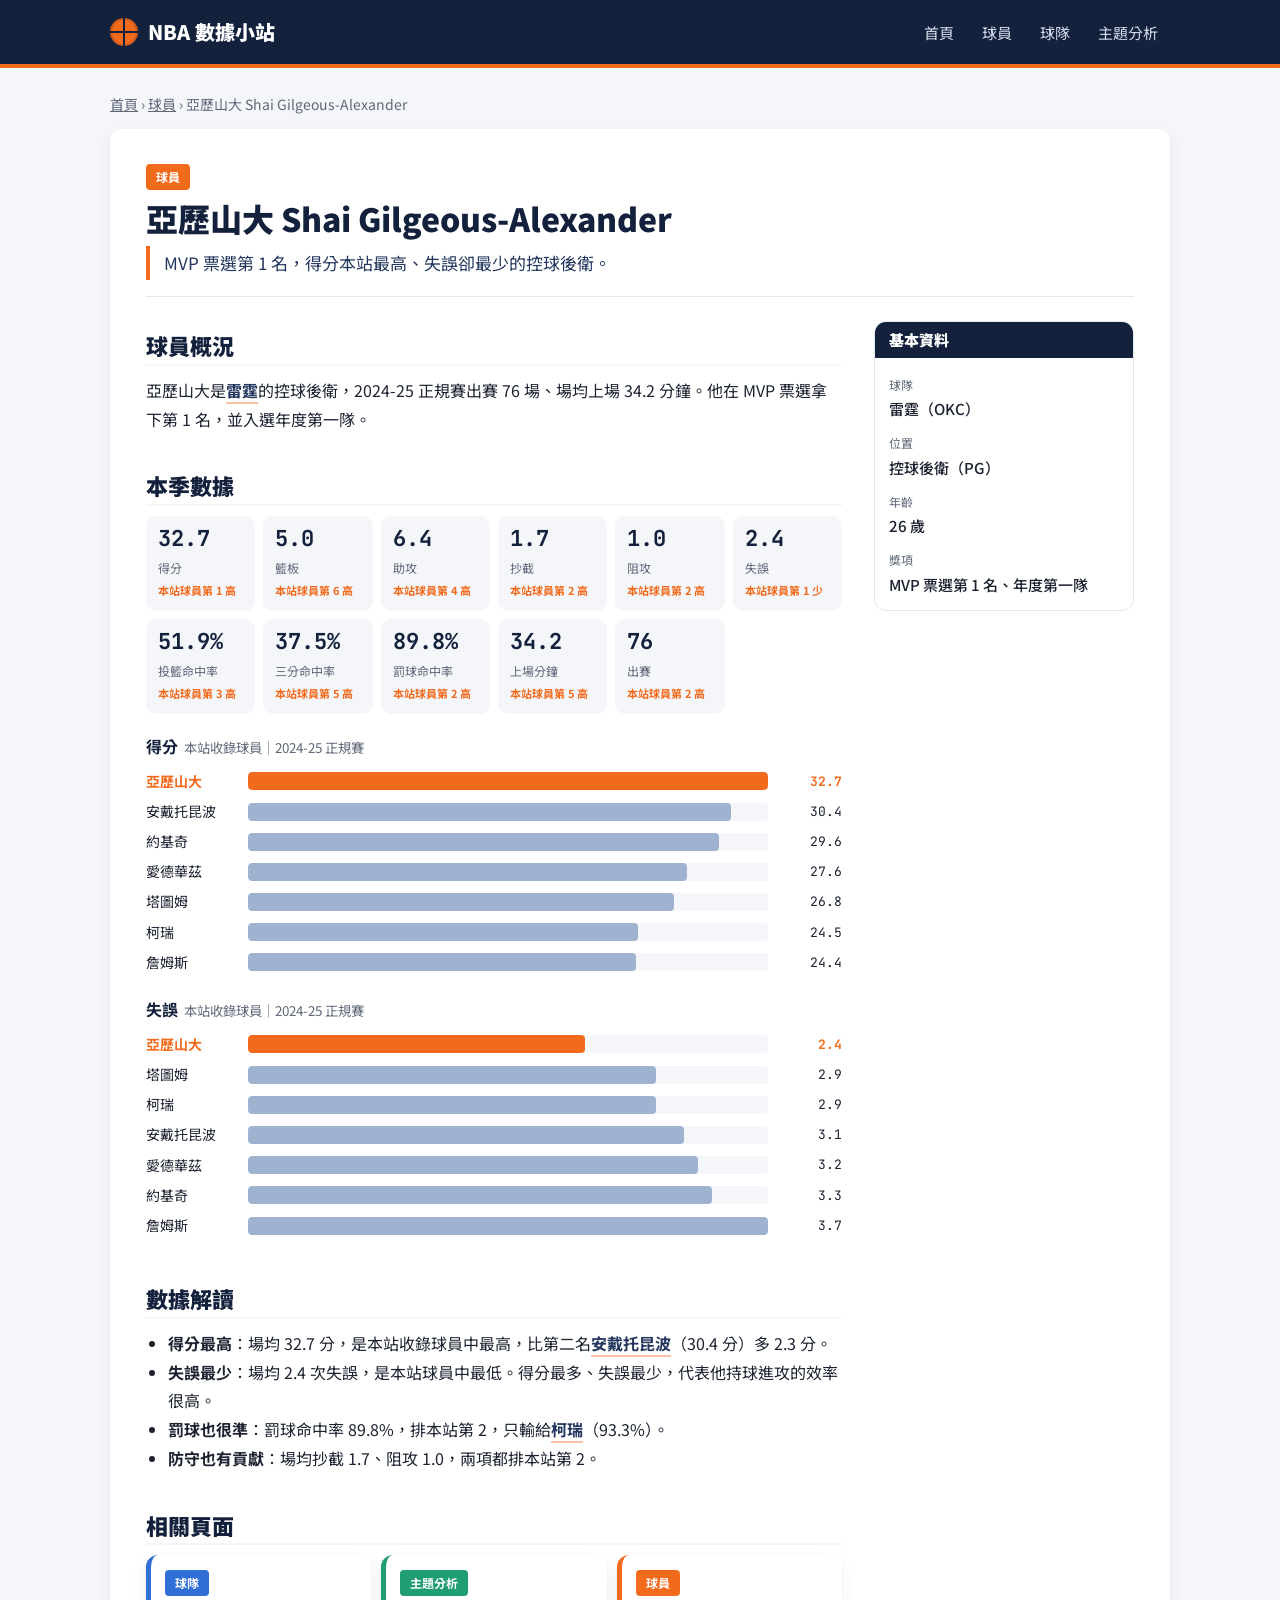
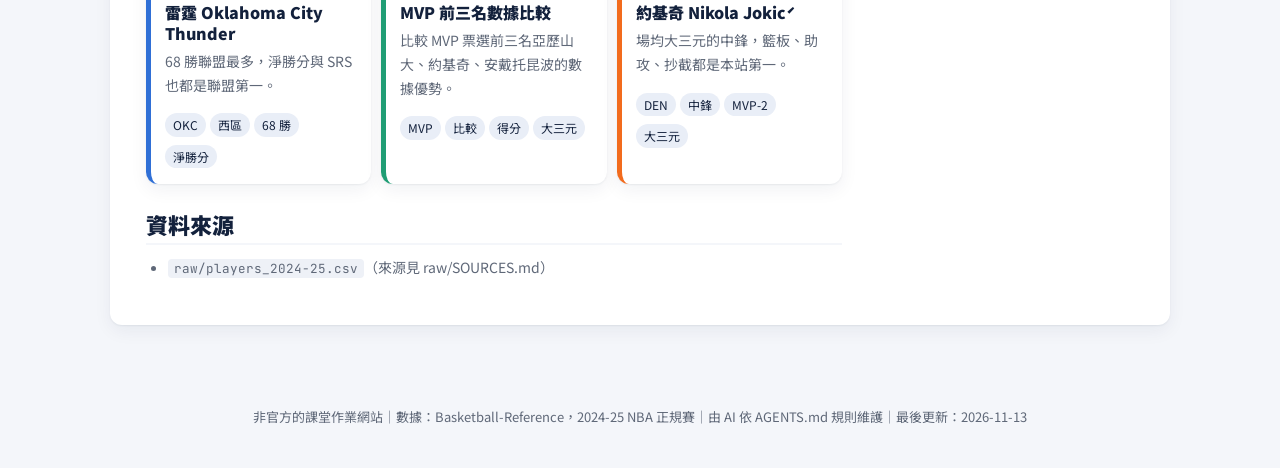
<file: wiki/players/shai-gilgeous-alexander.html>
<!DOCTYPE html>
<html lang="zh-Hant-TW">
<head>
  <meta charset="UTF-8">
  <meta name="viewport" content="width=device-width, initial-scale=1">
  <title>亞歷山大 Shai Gilgeous-Alexander｜NBA 數據小站</title>
  <meta name="description" content="MVP 票選第 1 名，得分本站最高、失誤卻最少的控球後衛。">
  <link rel="stylesheet" href="../../assets/style.css">
</head>
<body data-page-id="shai-gilgeous-alexander" data-root="../../">
  <header class="site-header">
    <div class="inner">
      <a class="logo" href="../../index.html"><span class="logo-mark" aria-hidden="true"></span>NBA 數據小站</a>
      <nav class="site-nav" aria-label="主要分類">
        <a href="../../index.html">首頁</a>
        <a href="../../index.html#players">球員</a>
        <a href="../../index.html#teams">球隊</a>
        <a href="../../index.html#topics">主題分析</a>
      </nav>
    </div>
  </header>

  <main class="page">
    <nav class="breadcrumb"><a href="../../index.html">首頁</a> › <a href="../../index.html#players">球員</a> › 亞歷山大 Shai Gilgeous-Alexander</nav>

    <article class="wiki-article">
    <header class="article-head">
      <span class="badge cat-players">球員</span>
      <h1>亞歷山大 Shai Gilgeous-Alexander</h1>
      <p class="summary">MVP 票選第 1 名，得分本站最高、失誤卻最少的控球後衛。</p>
    </header>

    <aside class="infobox">
      <h2>基本資料</h2>
      <dl>
        <dt>球隊</dt><dd>雷霆（OKC）</dd>
        <dt>位置</dt><dd>控球後衛（PG）</dd>
        <dt>年齡</dt><dd>26 歲</dd>
        <dt>獎項</dt><dd>MVP 票選第 1 名、年度第一隊</dd>
      </dl>
    </aside>

    <section class="section" id="overview">
      <h2>球員概況</h2>
      <p>亞歷山大是<a class="wikilink" href="../teams/oklahoma-city-thunder.html">雷霆</a>的控球後衛，2024-25 正規賽出賽 76 場、場均上場 34.2 分鐘。他在 MVP 票選拿下第 1 名，並入選年度第一隊。</p>
    </section>

    <section class="section" id="stats">
      <h2>本季數據</h2>
      <div class="stat-table" data-source="players" data-id="shai-gilgeous-alexander"></div>
      <figure class="bar-chart" data-source="players" data-metric="pts" data-highlight="shai-gilgeous-alexander"></figure>
      <figure class="bar-chart" data-source="players" data-metric="tov" data-highlight="shai-gilgeous-alexander" data-order="asc"></figure>
    </section>

    <section class="section" id="analysis">
      <h2>數據解讀</h2>
      <ul>
        <li><b>得分最高</b>：場均 32.7 分，是本站收錄球員中最高，比第二名<a class="wikilink" href="../players/giannis-antetokounmpo.html">安戴托昆波</a>（30.4 分）多 2.3 分。</li>
        <li><b>失誤最少</b>：場均 2.4 次失誤，是本站球員中最低。得分最多、失誤最少，代表他持球進攻的效率很高。</li>
        <li><b>罰球也很準</b>：罰球命中率 89.8%，排本站第 2，只輸給<a class="wikilink" href="../players/stephen-curry.html">柯瑞</a>（93.3%）。</li>
        <li><b>防守也有貢獻</b>：場均抄截 1.7、阻攻 1.0，兩項都排本站第 2。</li>
      </ul>
    </section>

    <section class="section" id="related">
      <h2>相關頁面</h2>
      <div class="related-list" data-related></div>
    </section>

    <section class="section sources" id="sources">
      <h2>資料來源</h2>
      <ul>
        <li><code>raw/players_2024-25.csv</code>（來源見 raw/SOURCES.md）</li>
      </ul>
    </section>
    </article>
  </main>

  <footer class="site-footer">
    非官方的課堂作業網站｜數據：Basketball-Reference，2024-25 NBA 正規賽｜由 AI 依 AGENTS.md 規則維護｜最後更新：<time>2026-11-13</time>
  </footer>
  <script src="../../assets/main.js"></script>
</body>
</html>
</file>
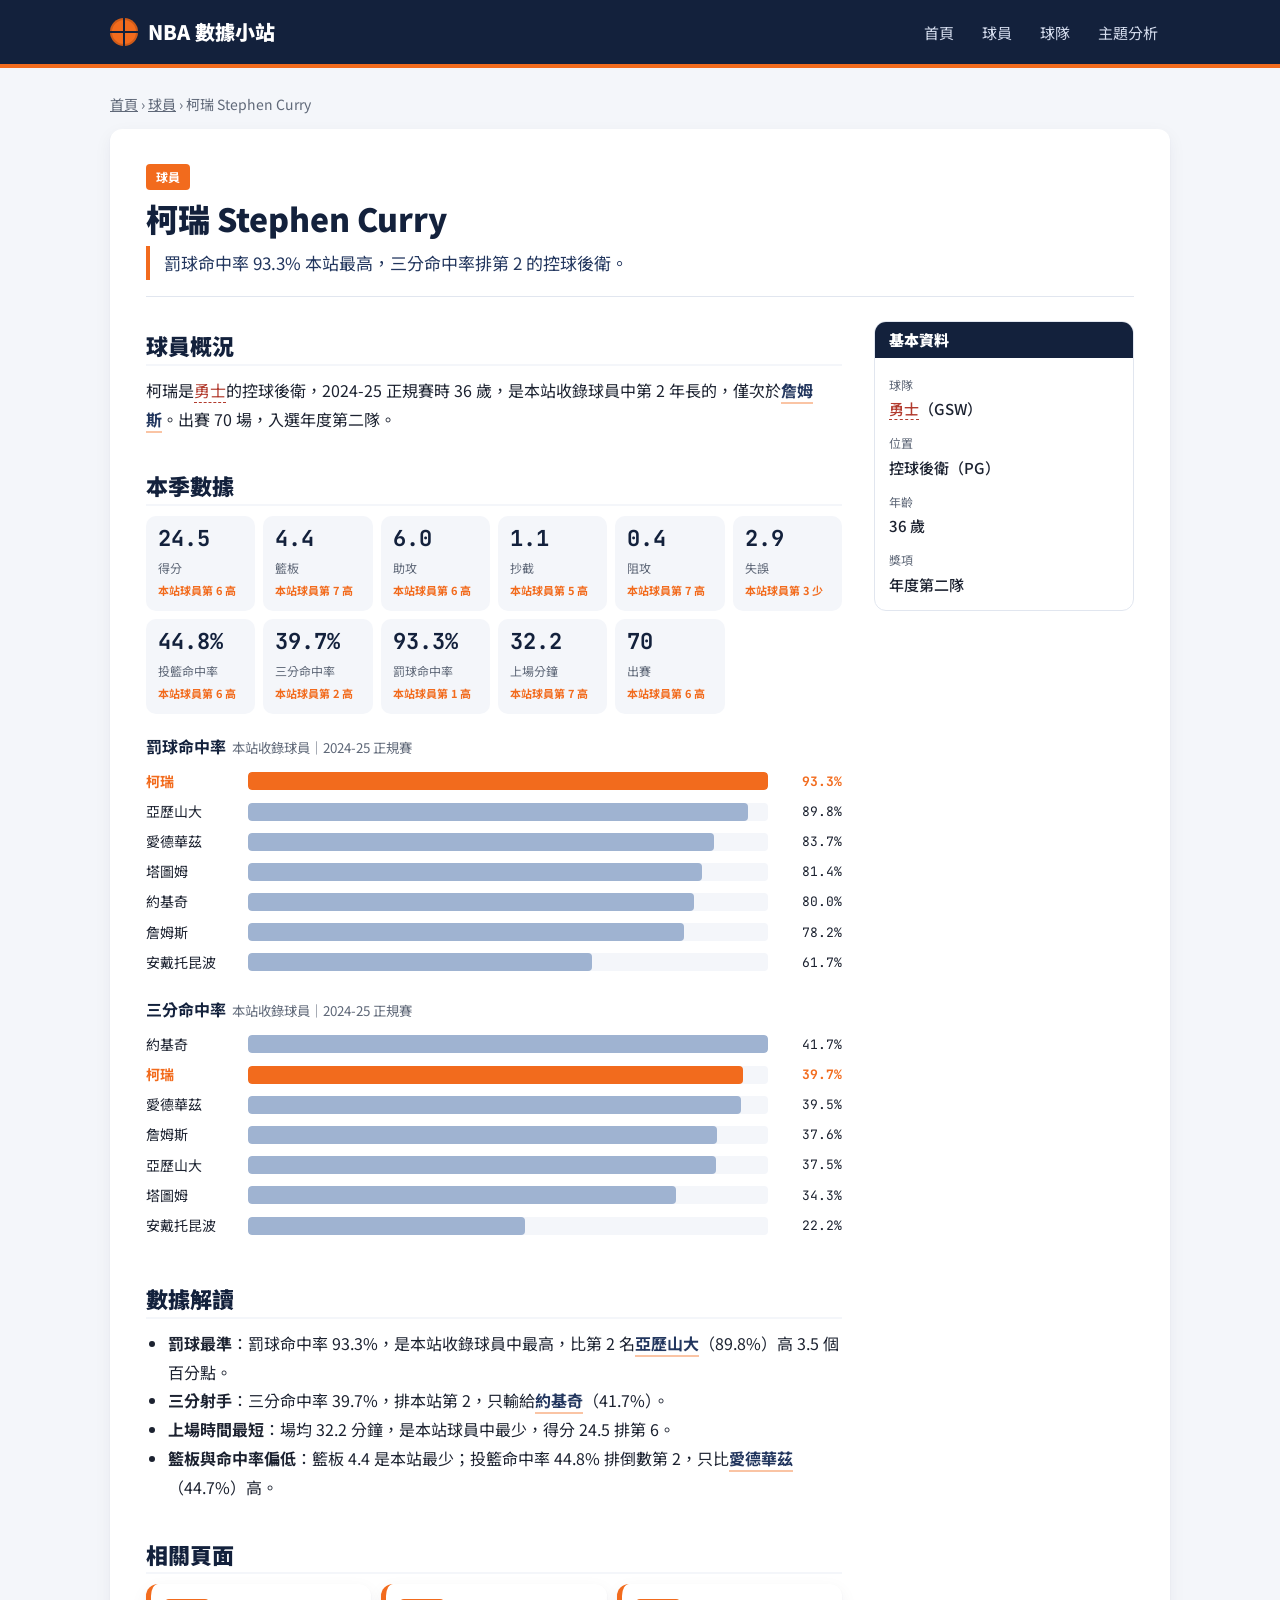
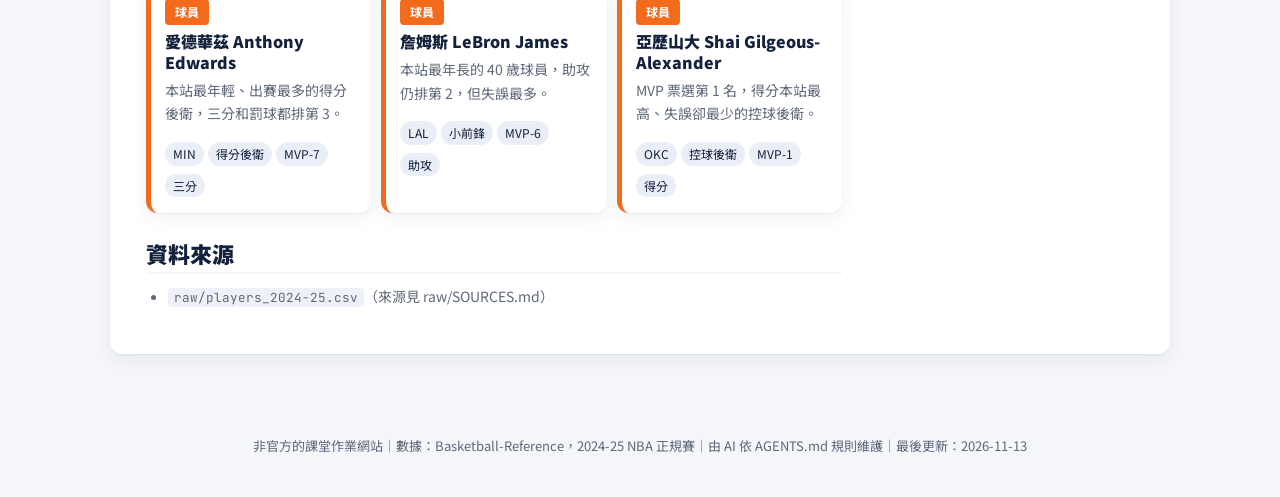
<file: wiki/players/stephen-curry.html>
<!DOCTYPE html>
<html lang="zh-Hant-TW">
<head>
  <meta charset="UTF-8">
  <meta name="viewport" content="width=device-width, initial-scale=1">
  <title>柯瑞 Stephen Curry｜NBA 數據小站</title>
  <meta name="description" content="罰球命中率 93.3% 本站最高，三分命中率排第 2 的控球後衛。">
  <link rel="stylesheet" href="../../assets/style.css">
</head>
<body data-page-id="stephen-curry" data-root="../../">
  <header class="site-header">
    <div class="inner">
      <a class="logo" href="../../index.html"><span class="logo-mark" aria-hidden="true"></span>NBA 數據小站</a>
      <nav class="site-nav" aria-label="主要分類">
        <a href="../../index.html">首頁</a>
        <a href="../../index.html#players">球員</a>
        <a href="../../index.html#teams">球隊</a>
        <a href="../../index.html#topics">主題分析</a>
      </nav>
    </div>
  </header>

  <main class="page">
    <nav class="breadcrumb"><a href="../../index.html">首頁</a> › <a href="../../index.html#players">球員</a> › 柯瑞 Stephen Curry</nav>

    <article class="wiki-article">
    <header class="article-head">
      <span class="badge cat-players">球員</span>
      <h1>柯瑞 Stephen Curry</h1>
      <p class="summary">罰球命中率 93.3% 本站最高，三分命中率排第 2 的控球後衛。</p>
    </header>

    <aside class="infobox">
      <h2>基本資料</h2>
      <dl>
        <dt>球隊</dt><dd><span class="redlink" title="尚未建立頁面">勇士</span>（GSW）</dd>
        <dt>位置</dt><dd>控球後衛（PG）</dd>
        <dt>年齡</dt><dd>36 歲</dd>
        <dt>獎項</dt><dd>年度第二隊</dd>
      </dl>
    </aside>

    <section class="section" id="overview">
      <h2>球員概況</h2>
      <p>柯瑞是<span class="redlink" title="尚未建立頁面">勇士</span>的控球後衛，2024-25 正規賽時 36 歲，是本站收錄球員中第 2 年長的，僅次於<a class="wikilink" href="../players/lebron-james.html">詹姆斯</a>。出賽 70 場，入選年度第二隊。</p>
    </section>

    <section class="section" id="stats">
      <h2>本季數據</h2>
      <div class="stat-table" data-source="players" data-id="stephen-curry"></div>
      <figure class="bar-chart" data-source="players" data-metric="ft_pct" data-highlight="stephen-curry"></figure>
      <figure class="bar-chart" data-source="players" data-metric="fg3_pct" data-highlight="stephen-curry"></figure>
    </section>

    <section class="section" id="analysis">
      <h2>數據解讀</h2>
      <ul>
        <li><b>罰球最準</b>：罰球命中率 93.3%，是本站收錄球員中最高，比第 2 名<a class="wikilink" href="../players/shai-gilgeous-alexander.html">亞歷山大</a>（89.8%）高 3.5 個百分點。</li>
        <li><b>三分射手</b>：三分命中率 39.7%，排本站第 2，只輸給<a class="wikilink" href="../players/nikola-jokic.html">約基奇</a>（41.7%）。</li>
        <li><b>上場時間最短</b>：場均 32.2 分鐘，是本站球員中最少，得分 24.5 排第 6。</li>
        <li><b>籃板與命中率偏低</b>：籃板 4.4 是本站最少；投籃命中率 44.8% 排倒數第 2，只比<a class="wikilink" href="../players/anthony-edwards.html">愛德華茲</a>（44.7%）高。</li>
      </ul>
    </section>

    <section class="section" id="related">
      <h2>相關頁面</h2>
      <div class="related-list" data-related></div>
    </section>

    <section class="section sources" id="sources">
      <h2>資料來源</h2>
      <ul>
        <li><code>raw/players_2024-25.csv</code>（來源見 raw/SOURCES.md）</li>
      </ul>
    </section>
    </article>
  </main>

  <footer class="site-footer">
    非官方的課堂作業網站｜數據：Basketball-Reference，2024-25 NBA 正規賽｜由 AI 依 AGENTS.md 規則維護｜最後更新：<time>2026-11-13</time>
  </footer>
  <script src="../../assets/main.js"></script>
</body>
</html>
</file>
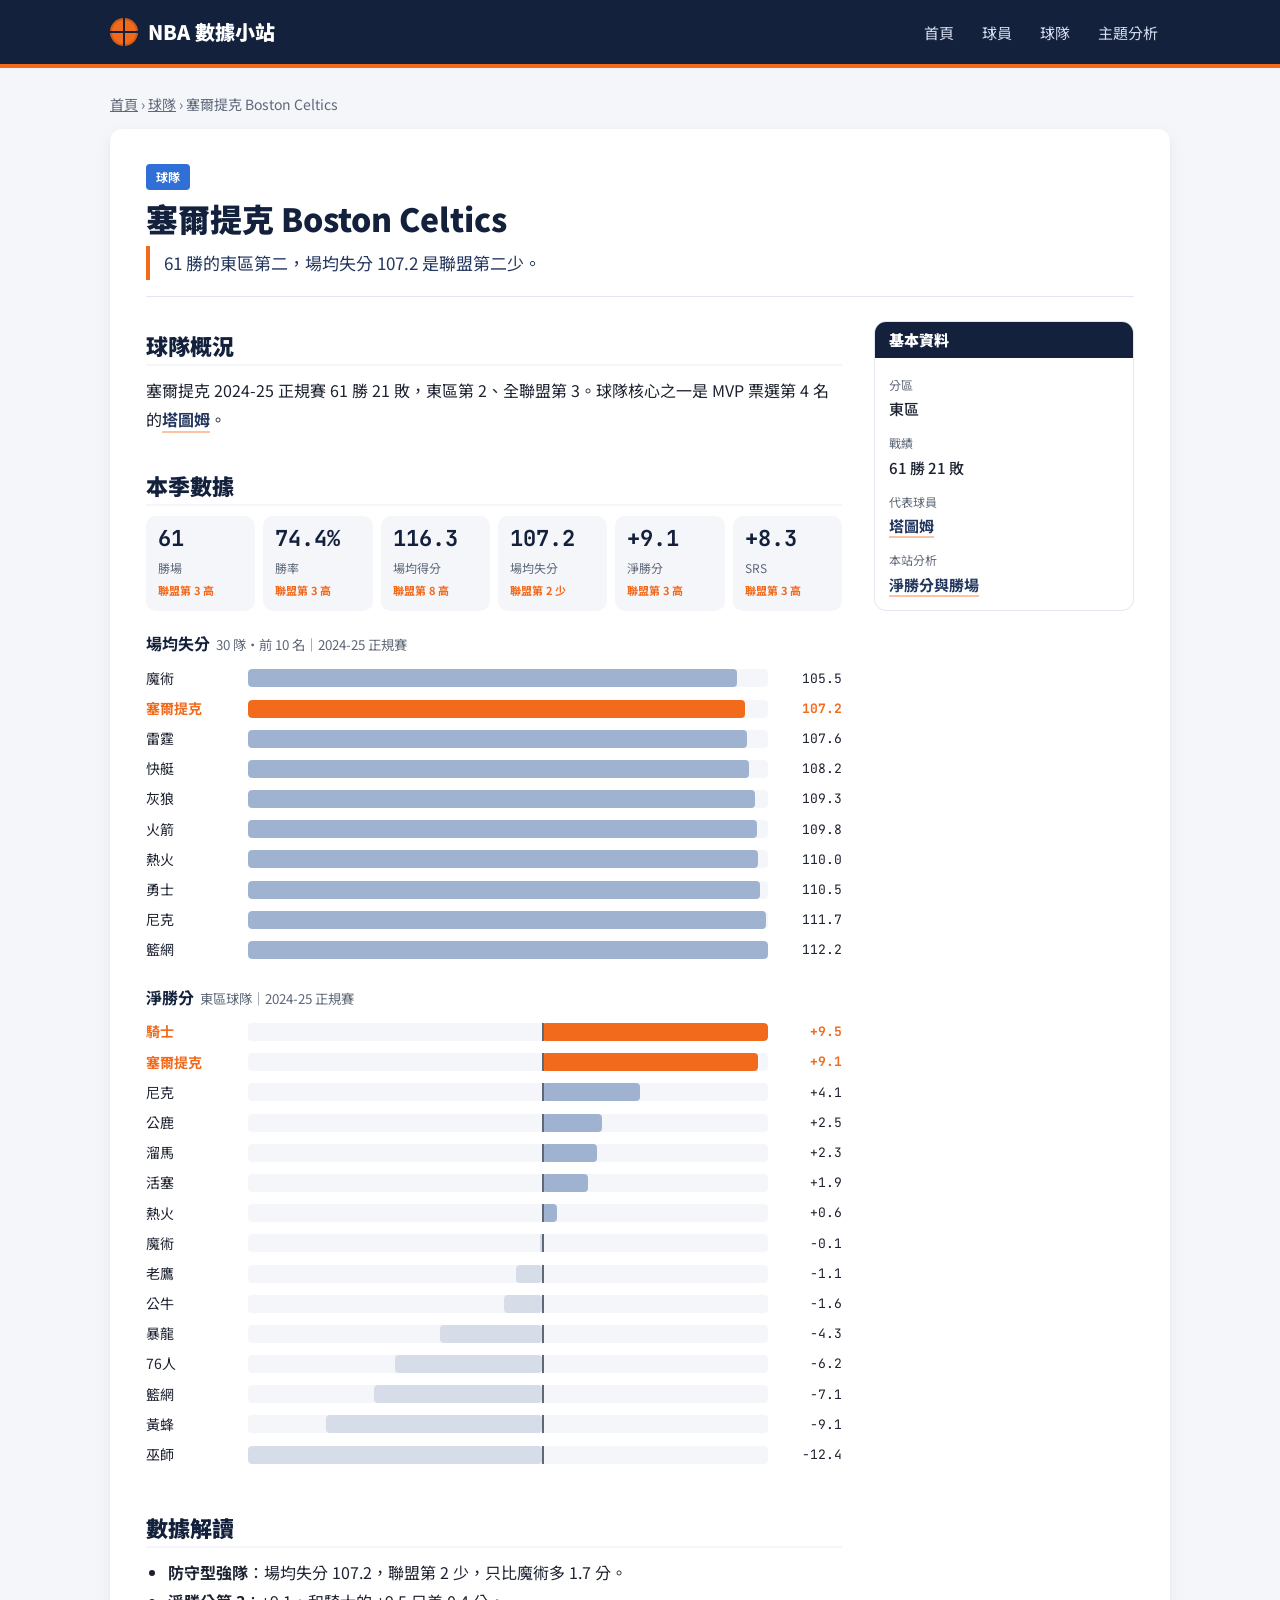
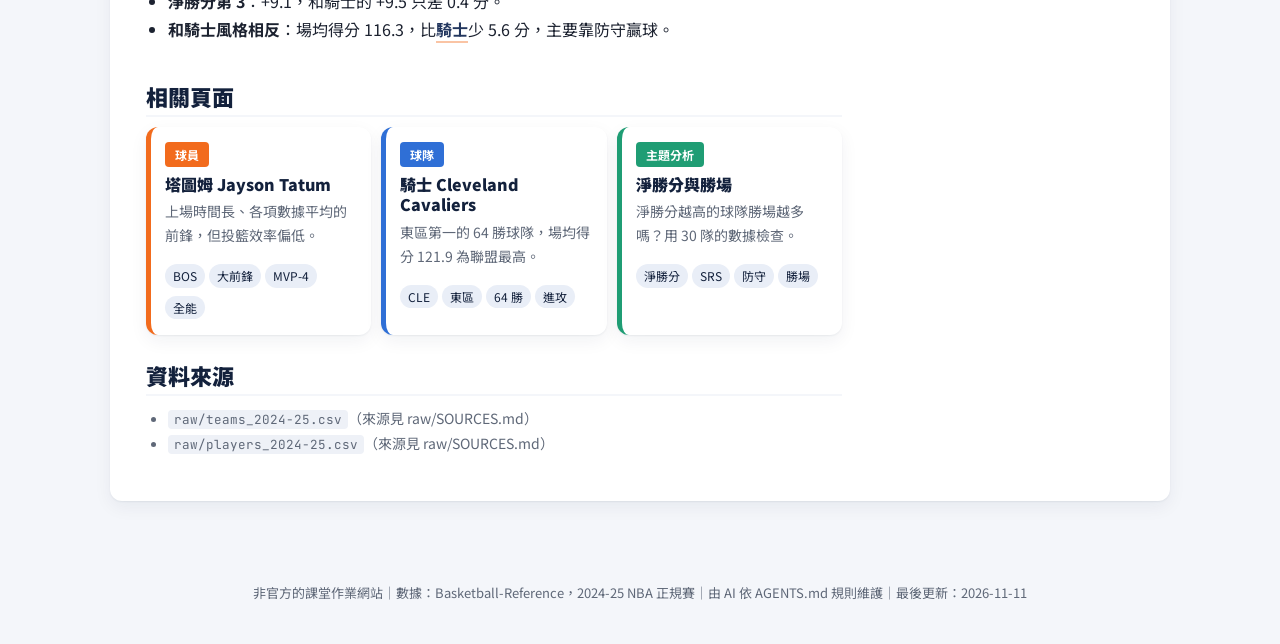
<file: wiki/teams/boston-celtics.html>
<!DOCTYPE html>
<html lang="zh-Hant-TW">
<head>
  <meta charset="UTF-8">
  <meta name="viewport" content="width=device-width, initial-scale=1">
  <title>塞爾提克 Boston Celtics｜NBA 數據小站</title>
  <meta name="description" content="61 勝的東區第二，場均失分 107.2 是聯盟第二少。">
  <link rel="stylesheet" href="../../assets/style.css">
</head>
<body data-page-id="boston-celtics" data-root="../../">
  <header class="site-header">
    <div class="inner">
      <a class="logo" href="../../index.html"><span class="logo-mark" aria-hidden="true"></span>NBA 數據小站</a>
      <nav class="site-nav" aria-label="主要分類">
        <a href="../../index.html">首頁</a>
        <a href="../../index.html#players">球員</a>
        <a href="../../index.html#teams">球隊</a>
        <a href="../../index.html#topics">主題分析</a>
      </nav>
    </div>
  </header>

  <main class="page">
    <nav class="breadcrumb"><a href="../../index.html">首頁</a> › <a href="../../index.html#teams">球隊</a> › 塞爾提克 Boston Celtics</nav>

    <article class="wiki-article">
    <header class="article-head">
      <span class="badge cat-teams">球隊</span>
      <h1>塞爾提克 Boston Celtics</h1>
      <p class="summary">61 勝的東區第二，場均失分 107.2 是聯盟第二少。</p>
    </header>

    <aside class="infobox">
      <h2>基本資料</h2>
      <dl>
        <dt>分區</dt><dd>東區</dd>
        <dt>戰績</dt><dd>61 勝 21 敗</dd>
        <dt>代表球員</dt><dd><a class="wikilink" href="../players/jayson-tatum.html">塔圖姆</a></dd>
        <dt>本站分析</dt><dd><a class="wikilink" href="../topics/point-differential.html">淨勝分與勝場</a></dd>
      </dl>
    </aside>

    <section class="section" id="overview">
      <h2>球隊概況</h2>
      <p>塞爾提克 2024-25 正規賽 61 勝 21 敗，東區第 2、全聯盟第 3。球隊核心之一是 MVP 票選第 4 名的<a class="wikilink" href="../players/jayson-tatum.html">塔圖姆</a>。</p>
    </section>

    <section class="section" id="stats">
      <h2>本季數據</h2>
      <div class="stat-table" data-source="teams" data-id="boston-celtics"></div>
      <figure class="bar-chart" data-source="teams" data-metric="opp_pts" data-highlight="boston-celtics" data-limit="10" data-order="asc"></figure>
      <figure class="bar-chart" data-source="teams" data-metric="net" data-highlight="boston-celtics,cleveland-cavaliers" data-conf="東區"></figure>
    </section>

    <section class="section" id="analysis">
      <h2>數據解讀</h2>
      <ul>
        <li><b>防守型強隊</b>：場均失分 107.2，聯盟第 2 少，只比魔術多 1.7 分。</li>
        <li><b>淨勝分第 3</b>：+9.1，和騎士的 +9.5 只差 0.4 分。</li>
        <li><b>和騎士風格相反</b>：場均得分 116.3，比<a class="wikilink" href="../teams/cleveland-cavaliers.html">騎士</a>少 5.6 分，主要靠防守贏球。</li>
      </ul>
    </section>

    <section class="section" id="related">
      <h2>相關頁面</h2>
      <div class="related-list" data-related></div>
    </section>

    <section class="section sources" id="sources">
      <h2>資料來源</h2>
      <ul>
        <li><code>raw/teams_2024-25.csv</code>（來源見 raw/SOURCES.md）</li>
        <li><code>raw/players_2024-25.csv</code>（來源見 raw/SOURCES.md）</li>
      </ul>
    </section>
    </article>
  </main>

  <footer class="site-footer">
    非官方的課堂作業網站｜數據：Basketball-Reference，2024-25 NBA 正規賽｜由 AI 依 AGENTS.md 規則維護｜最後更新：<time>2026-11-11</time>
  </footer>
  <script src="../../assets/main.js"></script>
</body>
</html>
</file>
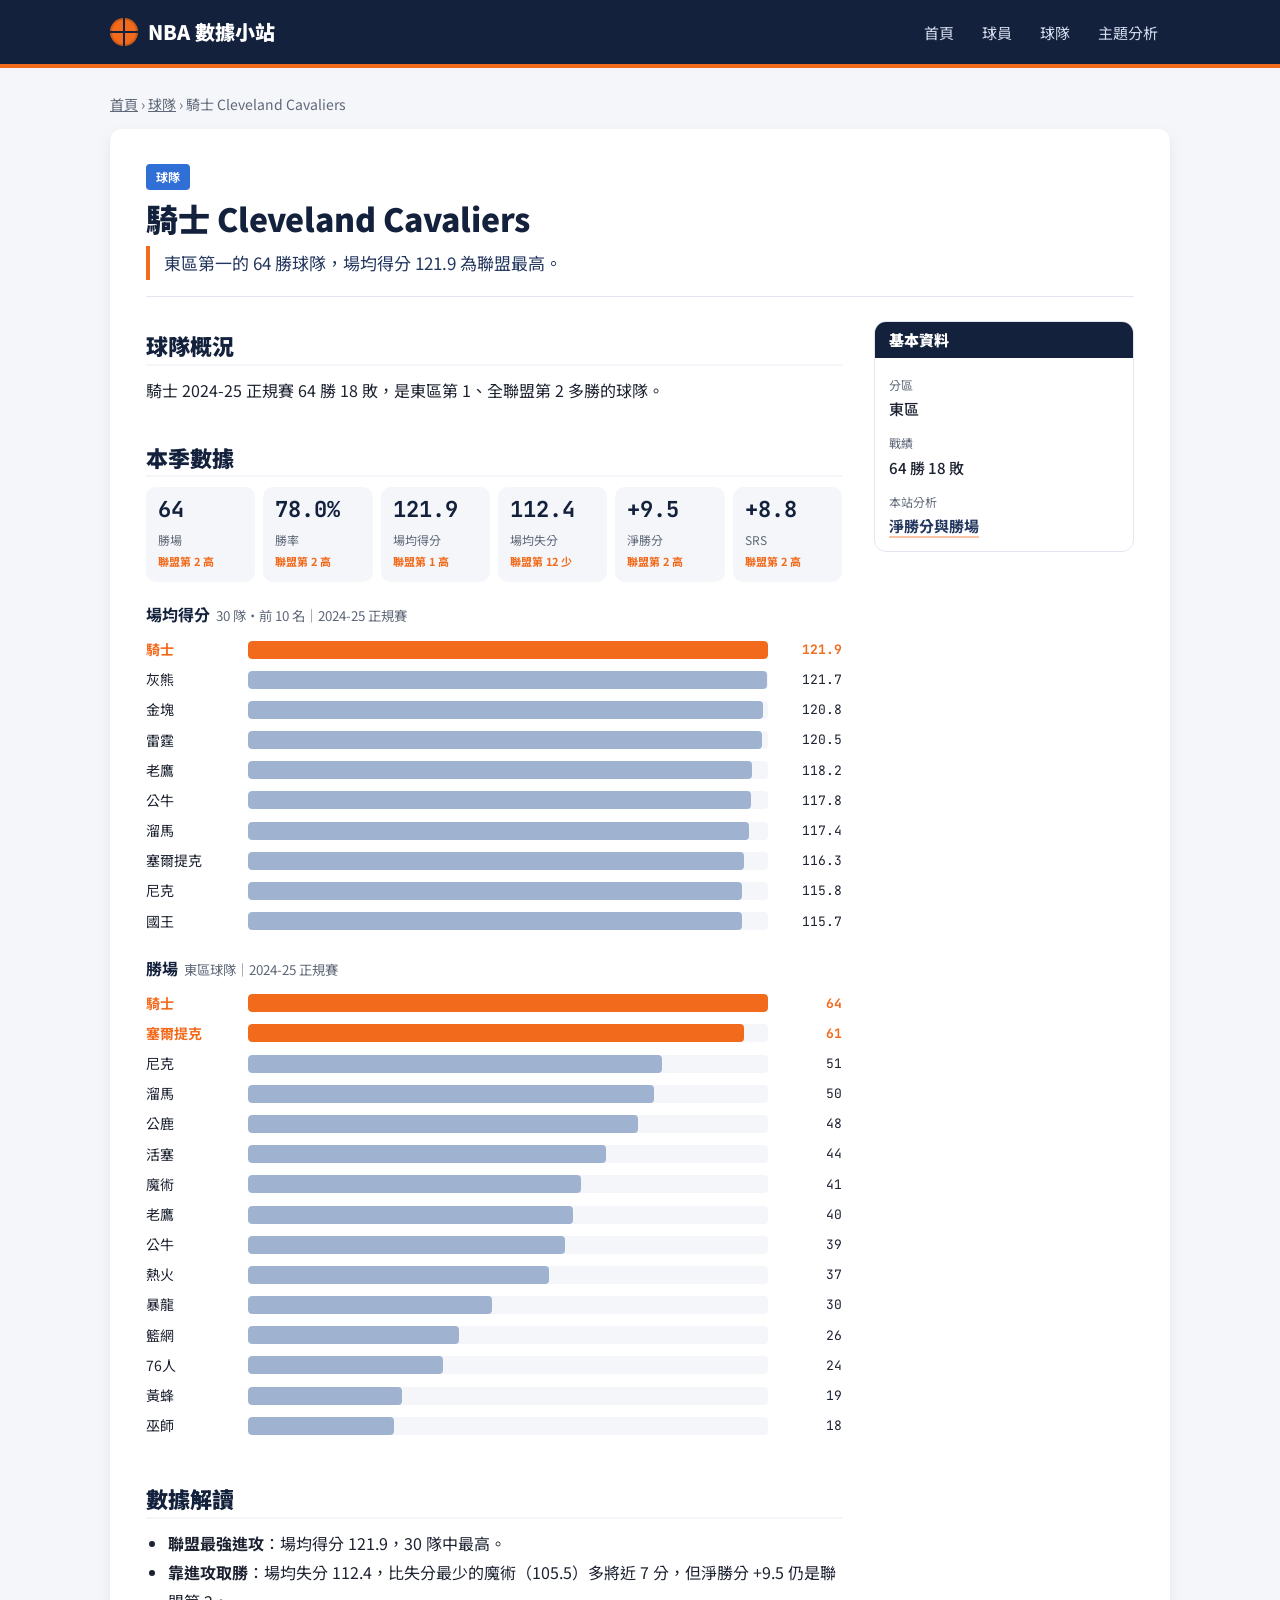
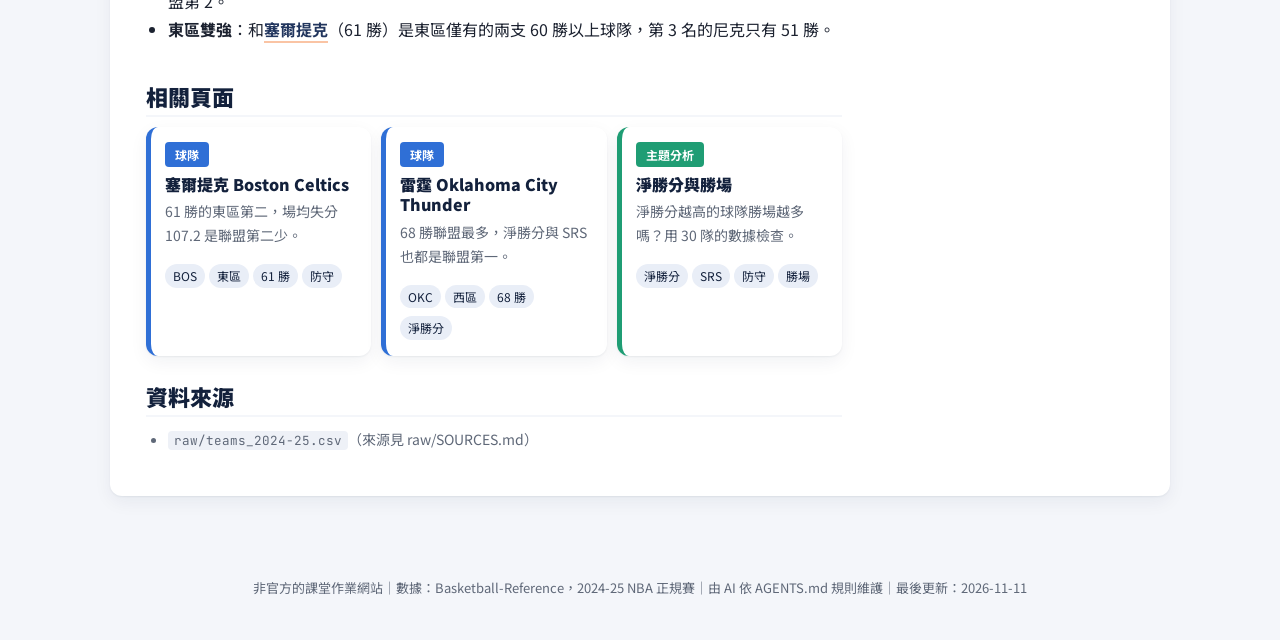
<file: wiki/teams/cleveland-cavaliers.html>
<!DOCTYPE html>
<html lang="zh-Hant-TW">
<head>
  <meta charset="UTF-8">
  <meta name="viewport" content="width=device-width, initial-scale=1">
  <title>騎士 Cleveland Cavaliers｜NBA 數據小站</title>
  <meta name="description" content="東區第一的 64 勝球隊，場均得分 121.9 為聯盟最高。">
  <link rel="stylesheet" href="../../assets/style.css">
</head>
<body data-page-id="cleveland-cavaliers" data-root="../../">
  <header class="site-header">
    <div class="inner">
      <a class="logo" href="../../index.html"><span class="logo-mark" aria-hidden="true"></span>NBA 數據小站</a>
      <nav class="site-nav" aria-label="主要分類">
        <a href="../../index.html">首頁</a>
        <a href="../../index.html#players">球員</a>
        <a href="../../index.html#teams">球隊</a>
        <a href="../../index.html#topics">主題分析</a>
      </nav>
    </div>
  </header>

  <main class="page">
    <nav class="breadcrumb"><a href="../../index.html">首頁</a> › <a href="../../index.html#teams">球隊</a> › 騎士 Cleveland Cavaliers</nav>

    <article class="wiki-article">
    <header class="article-head">
      <span class="badge cat-teams">球隊</span>
      <h1>騎士 Cleveland Cavaliers</h1>
      <p class="summary">東區第一的 64 勝球隊，場均得分 121.9 為聯盟最高。</p>
    </header>

    <aside class="infobox">
      <h2>基本資料</h2>
      <dl>
        <dt>分區</dt><dd>東區</dd>
        <dt>戰績</dt><dd>64 勝 18 敗</dd>
        <dt>本站分析</dt><dd><a class="wikilink" href="../topics/point-differential.html">淨勝分與勝場</a></dd>
      </dl>
    </aside>

    <section class="section" id="overview">
      <h2>球隊概況</h2>
      <p>騎士 2024-25 正規賽 64 勝 18 敗，是東區第 1、全聯盟第 2 多勝的球隊。</p>
    </section>

    <section class="section" id="stats">
      <h2>本季數據</h2>
      <div class="stat-table" data-source="teams" data-id="cleveland-cavaliers"></div>
      <figure class="bar-chart" data-source="teams" data-metric="pts" data-highlight="cleveland-cavaliers" data-limit="10"></figure>
      <figure class="bar-chart" data-source="teams" data-metric="w" data-highlight="cleveland-cavaliers,boston-celtics" data-conf="東區"></figure>
    </section>

    <section class="section" id="analysis">
      <h2>數據解讀</h2>
      <ul>
        <li><b>聯盟最強進攻</b>：場均得分 121.9，30 隊中最高。</li>
        <li><b>靠進攻取勝</b>：場均失分 112.4，比失分最少的魔術（105.5）多將近 7 分，但淨勝分 +9.5 仍是聯盟第 2。</li>
        <li><b>東區雙強</b>：和<a class="wikilink" href="../teams/boston-celtics.html">塞爾提克</a>（61 勝）是東區僅有的兩支 60 勝以上球隊，第 3 名的尼克只有 51 勝。</li>
      </ul>
    </section>

    <section class="section" id="related">
      <h2>相關頁面</h2>
      <div class="related-list" data-related></div>
    </section>

    <section class="section sources" id="sources">
      <h2>資料來源</h2>
      <ul>
        <li><code>raw/teams_2024-25.csv</code>（來源見 raw/SOURCES.md）</li>
      </ul>
    </section>
    </article>
  </main>

  <footer class="site-footer">
    非官方的課堂作業網站｜數據：Basketball-Reference，2024-25 NBA 正規賽｜由 AI 依 AGENTS.md 規則維護｜最後更新：<time>2026-11-11</time>
  </footer>
  <script src="../../assets/main.js"></script>
</body>
</html>
</file>
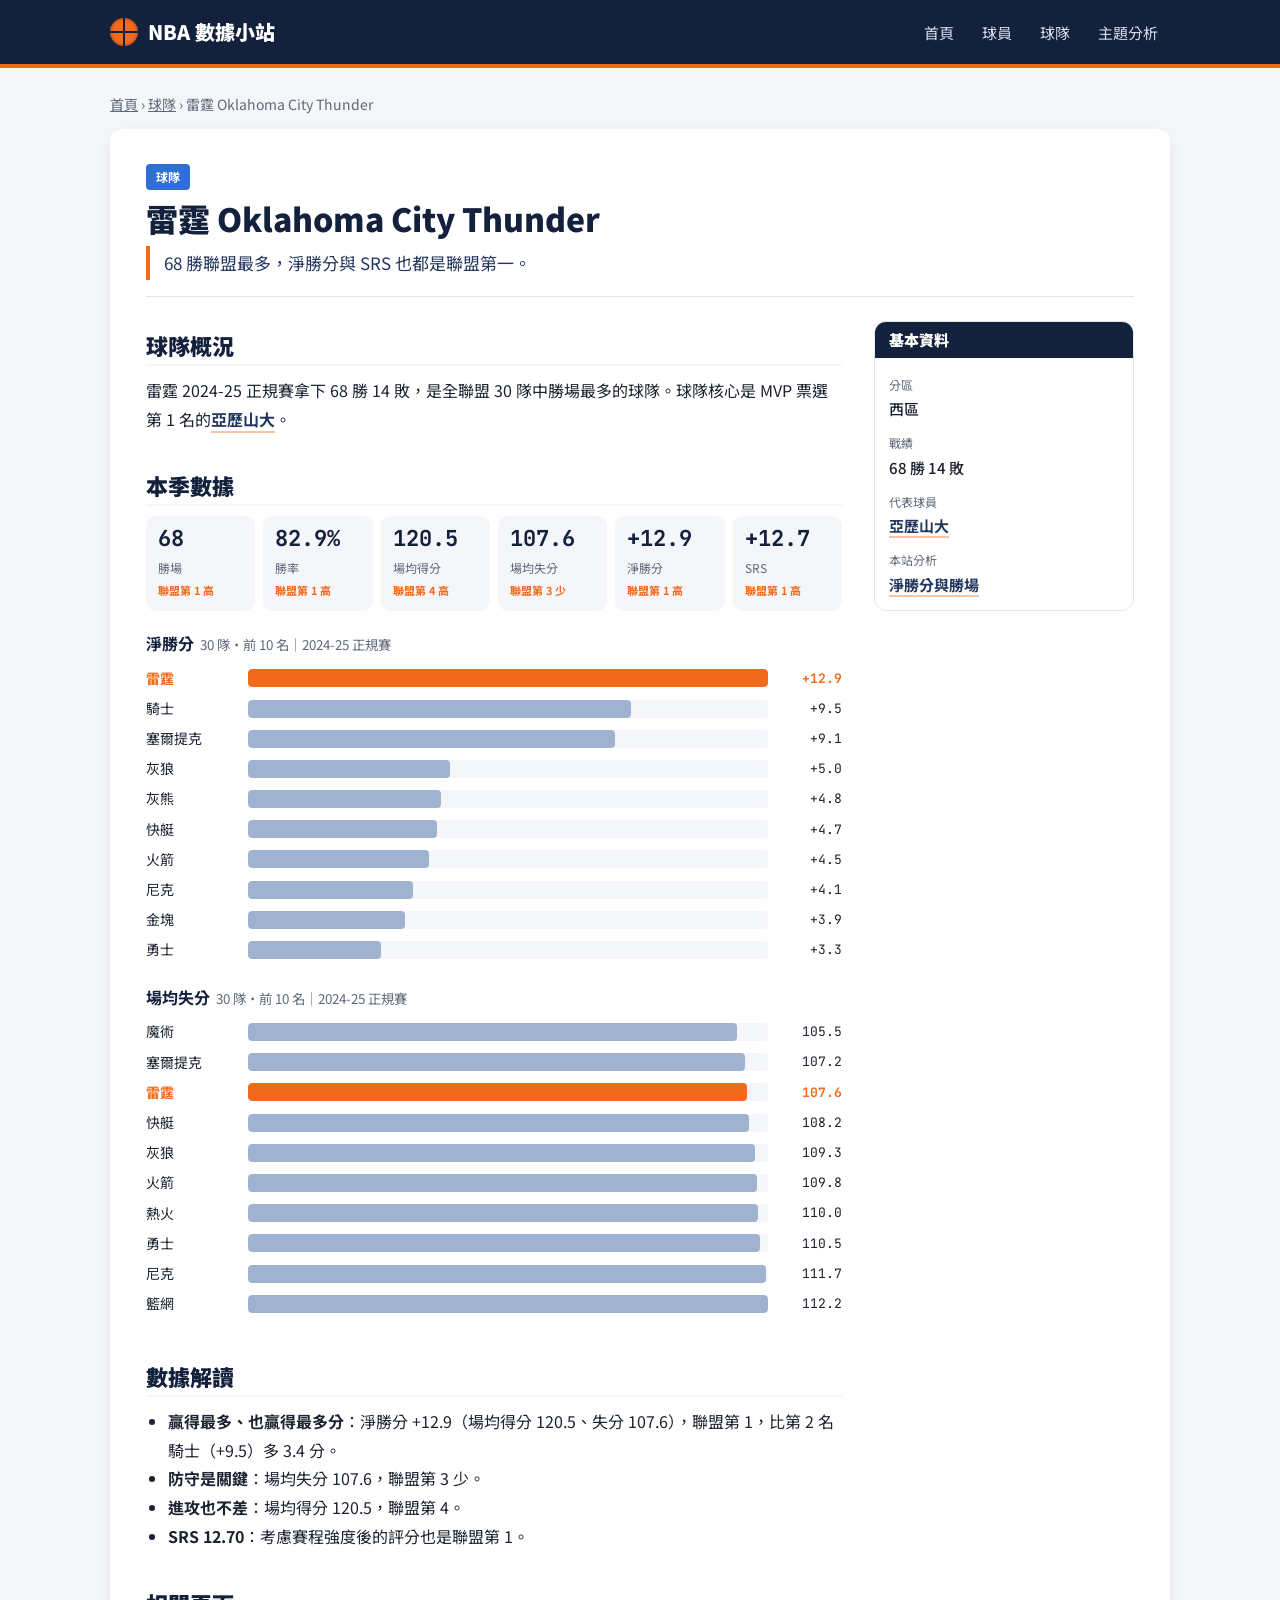
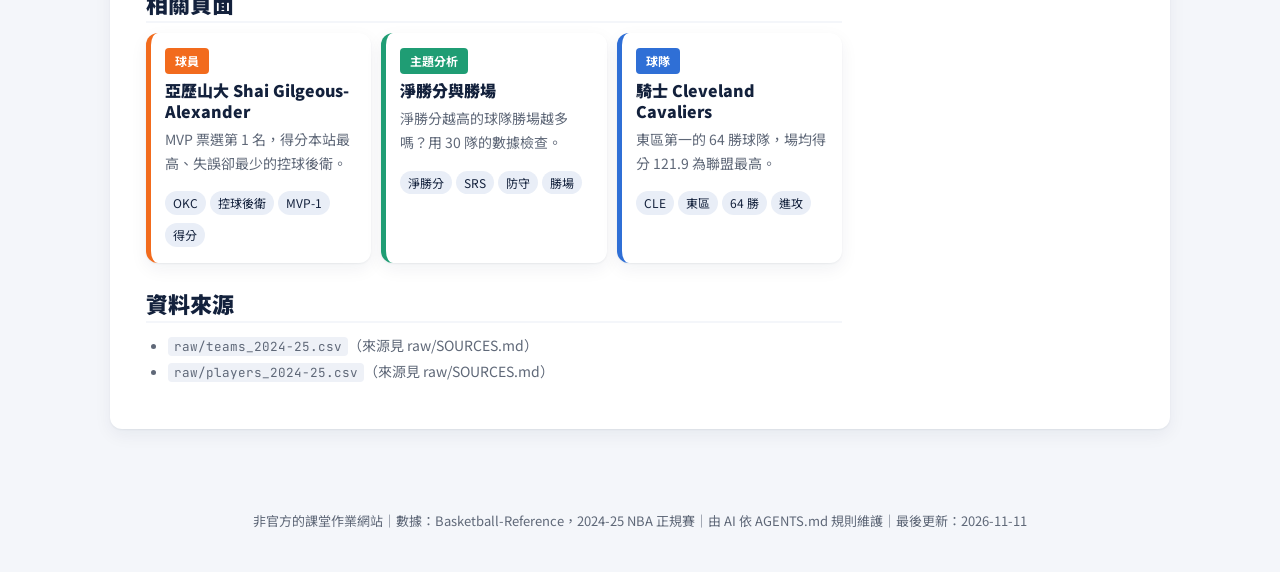
<file: wiki/teams/oklahoma-city-thunder.html>
<!DOCTYPE html>
<html lang="zh-Hant-TW">
<head>
  <meta charset="UTF-8">
  <meta name="viewport" content="width=device-width, initial-scale=1">
  <title>雷霆 Oklahoma City Thunder｜NBA 數據小站</title>
  <meta name="description" content="68 勝聯盟最多，淨勝分與 SRS 也都是聯盟第一。">
  <link rel="stylesheet" href="../../assets/style.css">
</head>
<body data-page-id="oklahoma-city-thunder" data-root="../../">
  <header class="site-header">
    <div class="inner">
      <a class="logo" href="../../index.html"><span class="logo-mark" aria-hidden="true"></span>NBA 數據小站</a>
      <nav class="site-nav" aria-label="主要分類">
        <a href="../../index.html">首頁</a>
        <a href="../../index.html#players">球員</a>
        <a href="../../index.html#teams">球隊</a>
        <a href="../../index.html#topics">主題分析</a>
      </nav>
    </div>
  </header>

  <main class="page">
    <nav class="breadcrumb"><a href="../../index.html">首頁</a> › <a href="../../index.html#teams">球隊</a> › 雷霆 Oklahoma City Thunder</nav>

    <article class="wiki-article">
    <header class="article-head">
      <span class="badge cat-teams">球隊</span>
      <h1>雷霆 Oklahoma City Thunder</h1>
      <p class="summary">68 勝聯盟最多，淨勝分與 SRS 也都是聯盟第一。</p>
    </header>

    <aside class="infobox">
      <h2>基本資料</h2>
      <dl>
        <dt>分區</dt><dd>西區</dd>
        <dt>戰績</dt><dd>68 勝 14 敗</dd>
        <dt>代表球員</dt><dd><a class="wikilink" href="../players/shai-gilgeous-alexander.html">亞歷山大</a></dd>
        <dt>本站分析</dt><dd><a class="wikilink" href="../topics/point-differential.html">淨勝分與勝場</a></dd>
      </dl>
    </aside>

    <section class="section" id="overview">
      <h2>球隊概況</h2>
      <p>雷霆 2024-25 正規賽拿下 68 勝 14 敗，是全聯盟 30 隊中勝場最多的球隊。球隊核心是 MVP 票選第 1 名的<a class="wikilink" href="../players/shai-gilgeous-alexander.html">亞歷山大</a>。</p>
    </section>

    <section class="section" id="stats">
      <h2>本季數據</h2>
      <div class="stat-table" data-source="teams" data-id="oklahoma-city-thunder"></div>
      <figure class="bar-chart" data-source="teams" data-metric="net" data-highlight="oklahoma-city-thunder" data-limit="10"></figure>
      <figure class="bar-chart" data-source="teams" data-metric="opp_pts" data-highlight="oklahoma-city-thunder" data-limit="10" data-order="asc"></figure>
    </section>

    <section class="section" id="analysis">
      <h2>數據解讀</h2>
      <ul>
        <li><b>贏得最多、也贏得最多分</b>：淨勝分 +12.9（場均得分 120.5、失分 107.6），聯盟第 1，比第 2 名騎士（+9.5）多 3.4 分。</li>
        <li><b>防守是關鍵</b>：場均失分 107.6，聯盟第 3 少。</li>
        <li><b>進攻也不差</b>：場均得分 120.5，聯盟第 4。</li>
        <li><b>SRS 12.70</b>：考慮賽程強度後的評分也是聯盟第 1。</li>
      </ul>
    </section>

    <section class="section" id="related">
      <h2>相關頁面</h2>
      <div class="related-list" data-related></div>
    </section>

    <section class="section sources" id="sources">
      <h2>資料來源</h2>
      <ul>
        <li><code>raw/teams_2024-25.csv</code>（來源見 raw/SOURCES.md）</li>
        <li><code>raw/players_2024-25.csv</code>（來源見 raw/SOURCES.md）</li>
      </ul>
    </section>
    </article>
  </main>

  <footer class="site-footer">
    非官方的課堂作業網站｜數據：Basketball-Reference，2024-25 NBA 正規賽｜由 AI 依 AGENTS.md 規則維護｜最後更新：<time>2026-11-11</time>
  </footer>
  <script src="../../assets/main.js"></script>
</body>
</html>
</file>
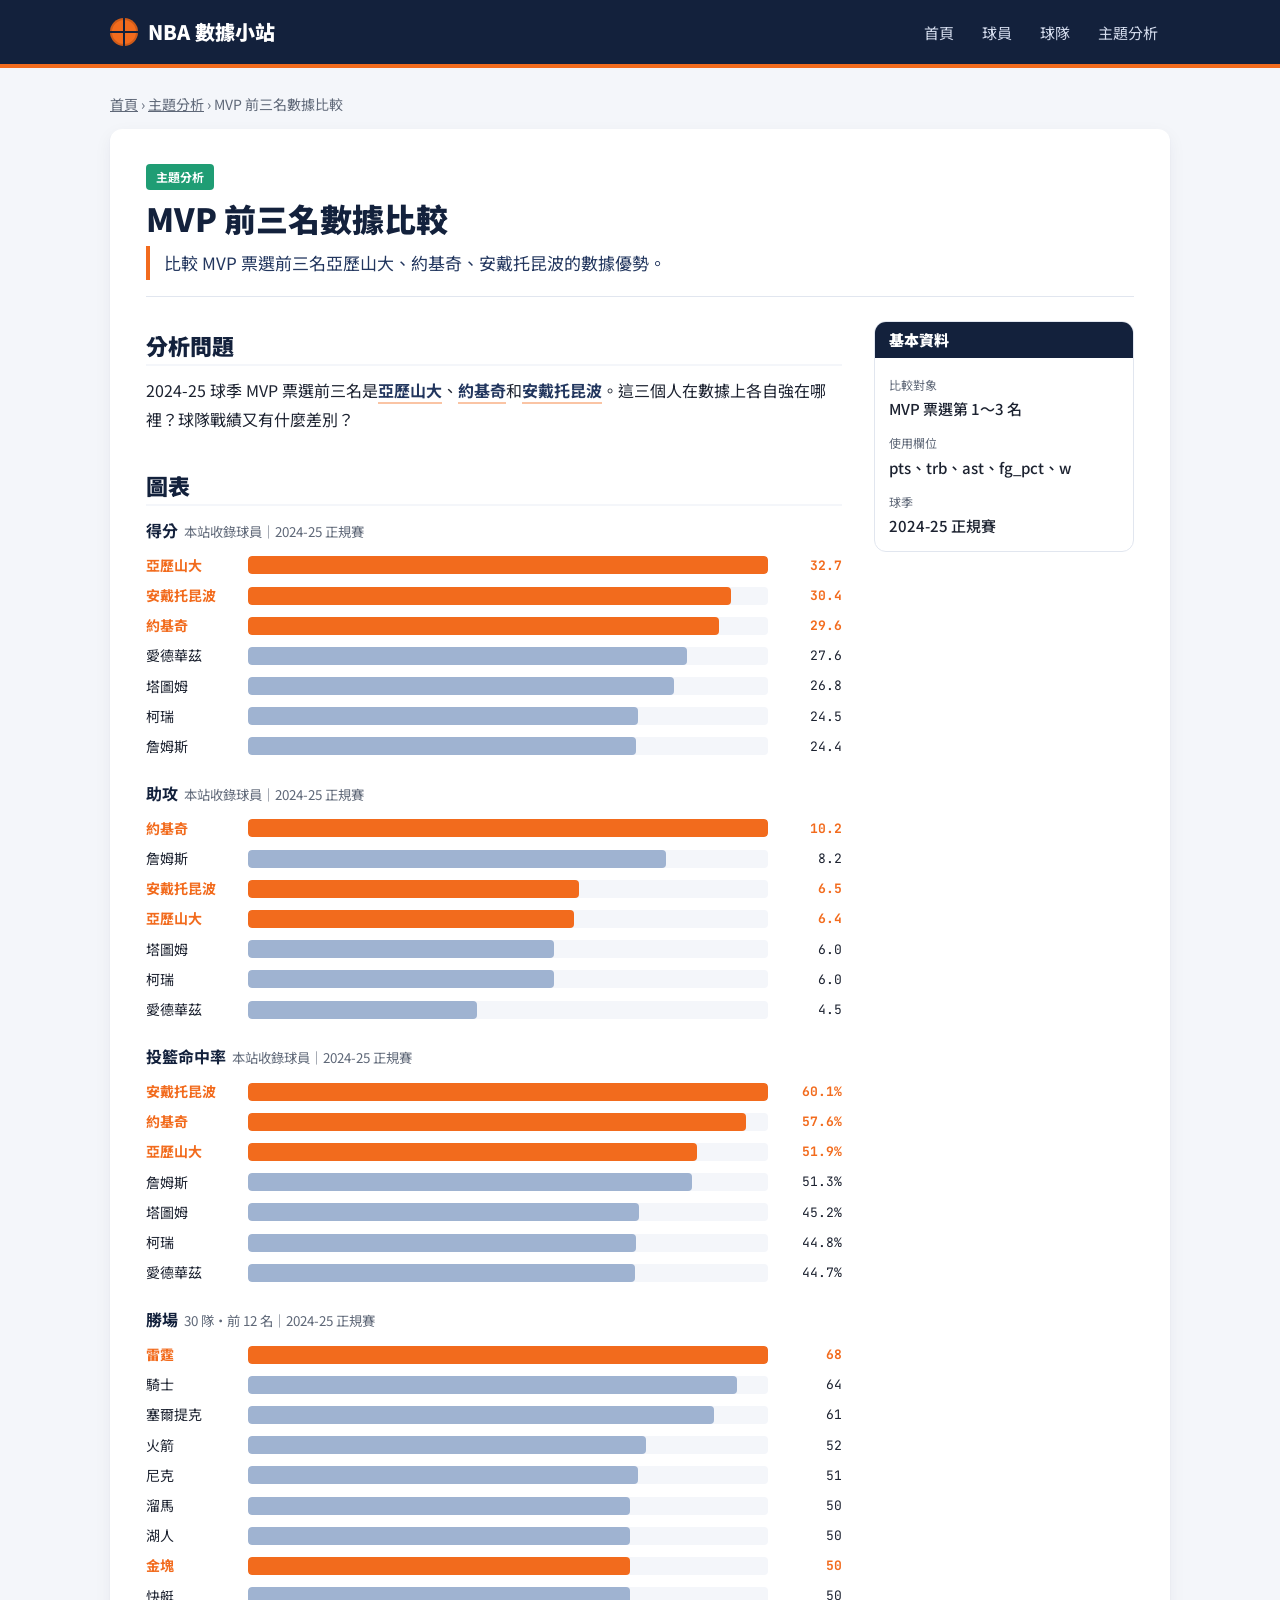
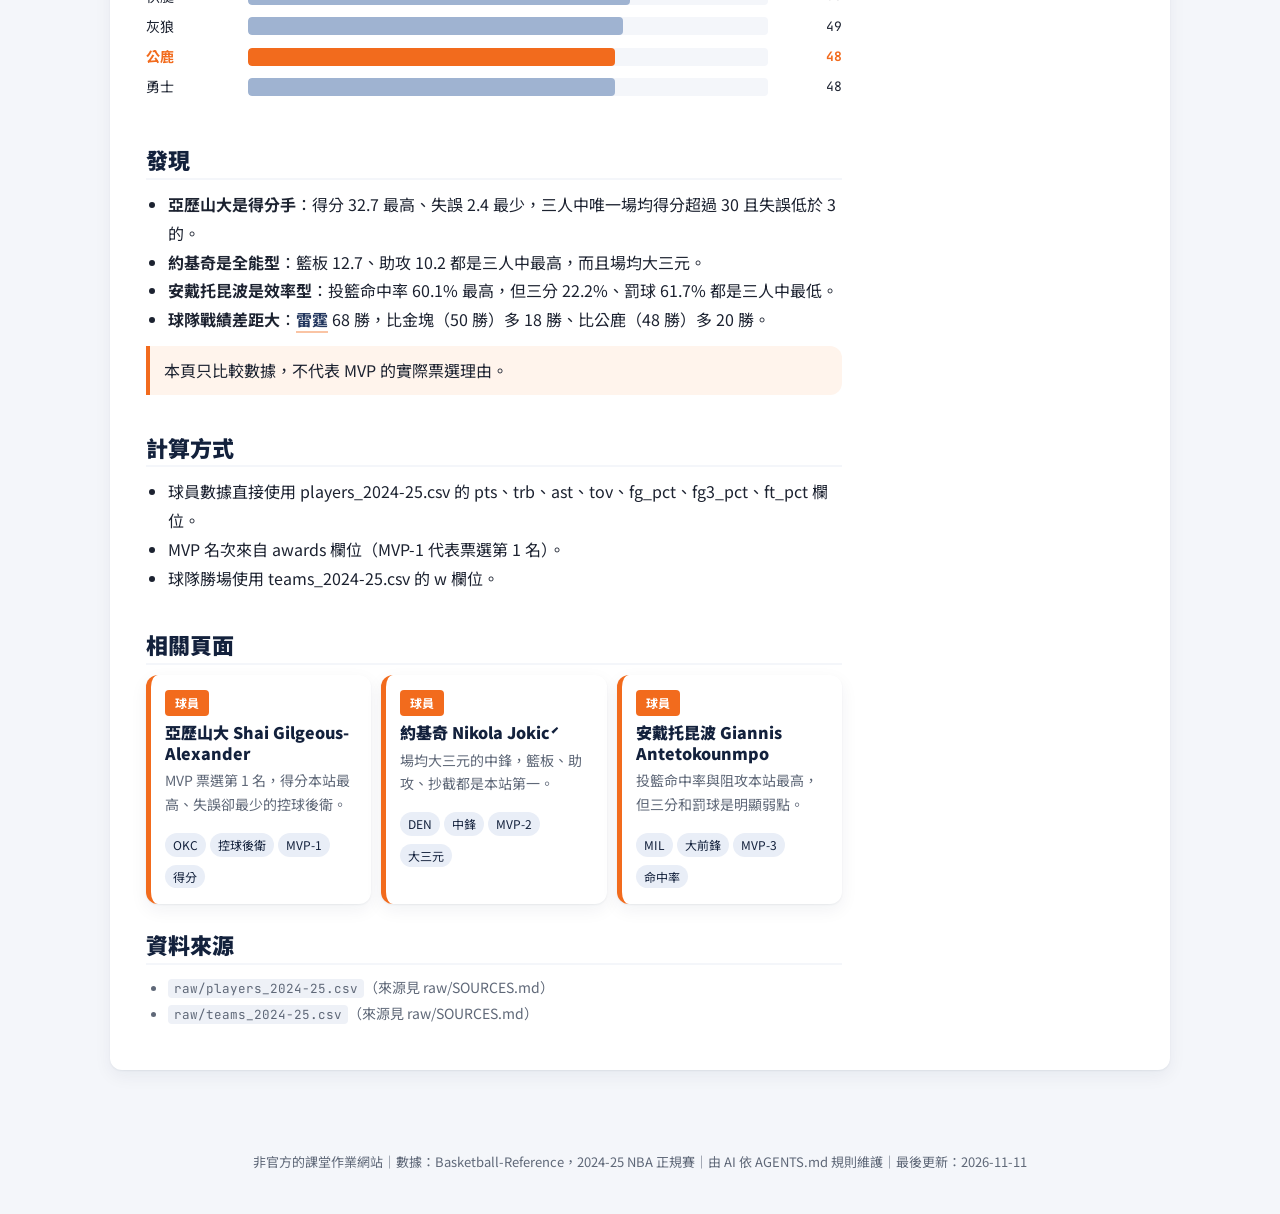
<file: wiki/topics/mvp-race.html>
<!DOCTYPE html>
<html lang="zh-Hant-TW">
<head>
  <meta charset="UTF-8">
  <meta name="viewport" content="width=device-width, initial-scale=1">
  <title>MVP 前三名數據比較｜NBA 數據小站</title>
  <meta name="description" content="比較 MVP 票選前三名亞歷山大、約基奇、安戴托昆波的數據優勢。">
  <link rel="stylesheet" href="../../assets/style.css">
</head>
<body data-page-id="mvp-race" data-root="../../">
  <header class="site-header">
    <div class="inner">
      <a class="logo" href="../../index.html"><span class="logo-mark" aria-hidden="true"></span>NBA 數據小站</a>
      <nav class="site-nav" aria-label="主要分類">
        <a href="../../index.html">首頁</a>
        <a href="../../index.html#players">球員</a>
        <a href="../../index.html#teams">球隊</a>
        <a href="../../index.html#topics">主題分析</a>
      </nav>
    </div>
  </header>

  <main class="page">
    <nav class="breadcrumb"><a href="../../index.html">首頁</a> › <a href="../../index.html#topics">主題分析</a> › MVP 前三名數據比較</nav>

    <article class="wiki-article">
    <header class="article-head">
      <span class="badge cat-topics">主題分析</span>
      <h1>MVP 前三名數據比較</h1>
      <p class="summary">比較 MVP 票選前三名亞歷山大、約基奇、安戴托昆波的數據優勢。</p>
    </header>

    <aside class="infobox">
      <h2>基本資料</h2>
      <dl>
        <dt>比較對象</dt><dd>MVP 票選第 1～3 名</dd>
        <dt>使用欄位</dt><dd>pts、trb、ast、fg_pct、w</dd>
        <dt>球季</dt><dd>2024-25 正規賽</dd>
      </dl>
    </aside>

    <section class="section" id="question">
      <h2>分析問題</h2>
      <p>2024-25 球季 MVP 票選前三名是<a class="wikilink" href="../players/shai-gilgeous-alexander.html">亞歷山大</a>、<a class="wikilink" href="../players/nikola-jokic.html">約基奇</a>和<a class="wikilink" href="../players/giannis-antetokounmpo.html">安戴托昆波</a>。這三個人在數據上各自強在哪裡？球隊戰績又有什麼差別？</p>
    </section>

    <section class="section" id="chart">
      <h2>圖表</h2>
      <figure class="bar-chart" data-source="players" data-metric="pts" data-highlight="shai-gilgeous-alexander,nikola-jokic,giannis-antetokounmpo"></figure>
      <figure class="bar-chart" data-source="players" data-metric="ast" data-highlight="shai-gilgeous-alexander,nikola-jokic,giannis-antetokounmpo"></figure>
      <figure class="bar-chart" data-source="players" data-metric="fg_pct" data-highlight="shai-gilgeous-alexander,nikola-jokic,giannis-antetokounmpo"></figure>
      <figure class="bar-chart" data-source="teams" data-metric="w" data-highlight="oklahoma-city-thunder,denver-nuggets,milwaukee-bucks" data-limit="12"></figure>
    </section>

    <section class="section" id="findings">
      <h2>發現</h2>
      <ul>
        <li><b>亞歷山大是得分手</b>：得分 32.7 最高、失誤 2.4 最少，三人中唯一場均得分超過 30 且失誤低於 3 的。</li>
        <li><b>約基奇是全能型</b>：籃板 12.7、助攻 10.2 都是三人中最高，而且場均大三元。</li>
        <li><b>安戴托昆波是效率型</b>：投籃命中率 60.1% 最高，但三分 22.2%、罰球 61.7% 都是三人中最低。</li>
        <li><b>球隊戰績差距大</b>：<a class="wikilink" href="../teams/oklahoma-city-thunder.html">雷霆</a> 68 勝，比金塊（50 勝）多 18 勝、比公鹿（48 勝）多 20 勝。</li>
      </ul>
      <p class="callout">本頁只比較數據，不代表 MVP 的實際票選理由。</p>
    </section>

    <section class="section" id="method">
      <h2>計算方式</h2>
      <ul>
        <li>球員數據直接使用 players_2024-25.csv 的 pts、trb、ast、tov、fg_pct、fg3_pct、ft_pct 欄位。</li>
        <li>MVP 名次來自 awards 欄位（MVP-1 代表票選第 1 名）。</li>
        <li>球隊勝場使用 teams_2024-25.csv 的 w 欄位。</li>
      </ul>
    </section>

    <section class="section" id="related">
      <h2>相關頁面</h2>
      <div class="related-list" data-related></div>
    </section>

    <section class="section sources" id="sources">
      <h2>資料來源</h2>
      <ul>
        <li><code>raw/players_2024-25.csv</code>（來源見 raw/SOURCES.md）</li>
        <li><code>raw/teams_2024-25.csv</code>（來源見 raw/SOURCES.md）</li>
      </ul>
    </section>
    </article>
  </main>

  <footer class="site-footer">
    非官方的課堂作業網站｜數據：Basketball-Reference，2024-25 NBA 正規賽｜由 AI 依 AGENTS.md 規則維護｜最後更新：<time>2026-11-11</time>
  </footer>
  <script src="../../assets/main.js"></script>
</body>
</html>
</file>
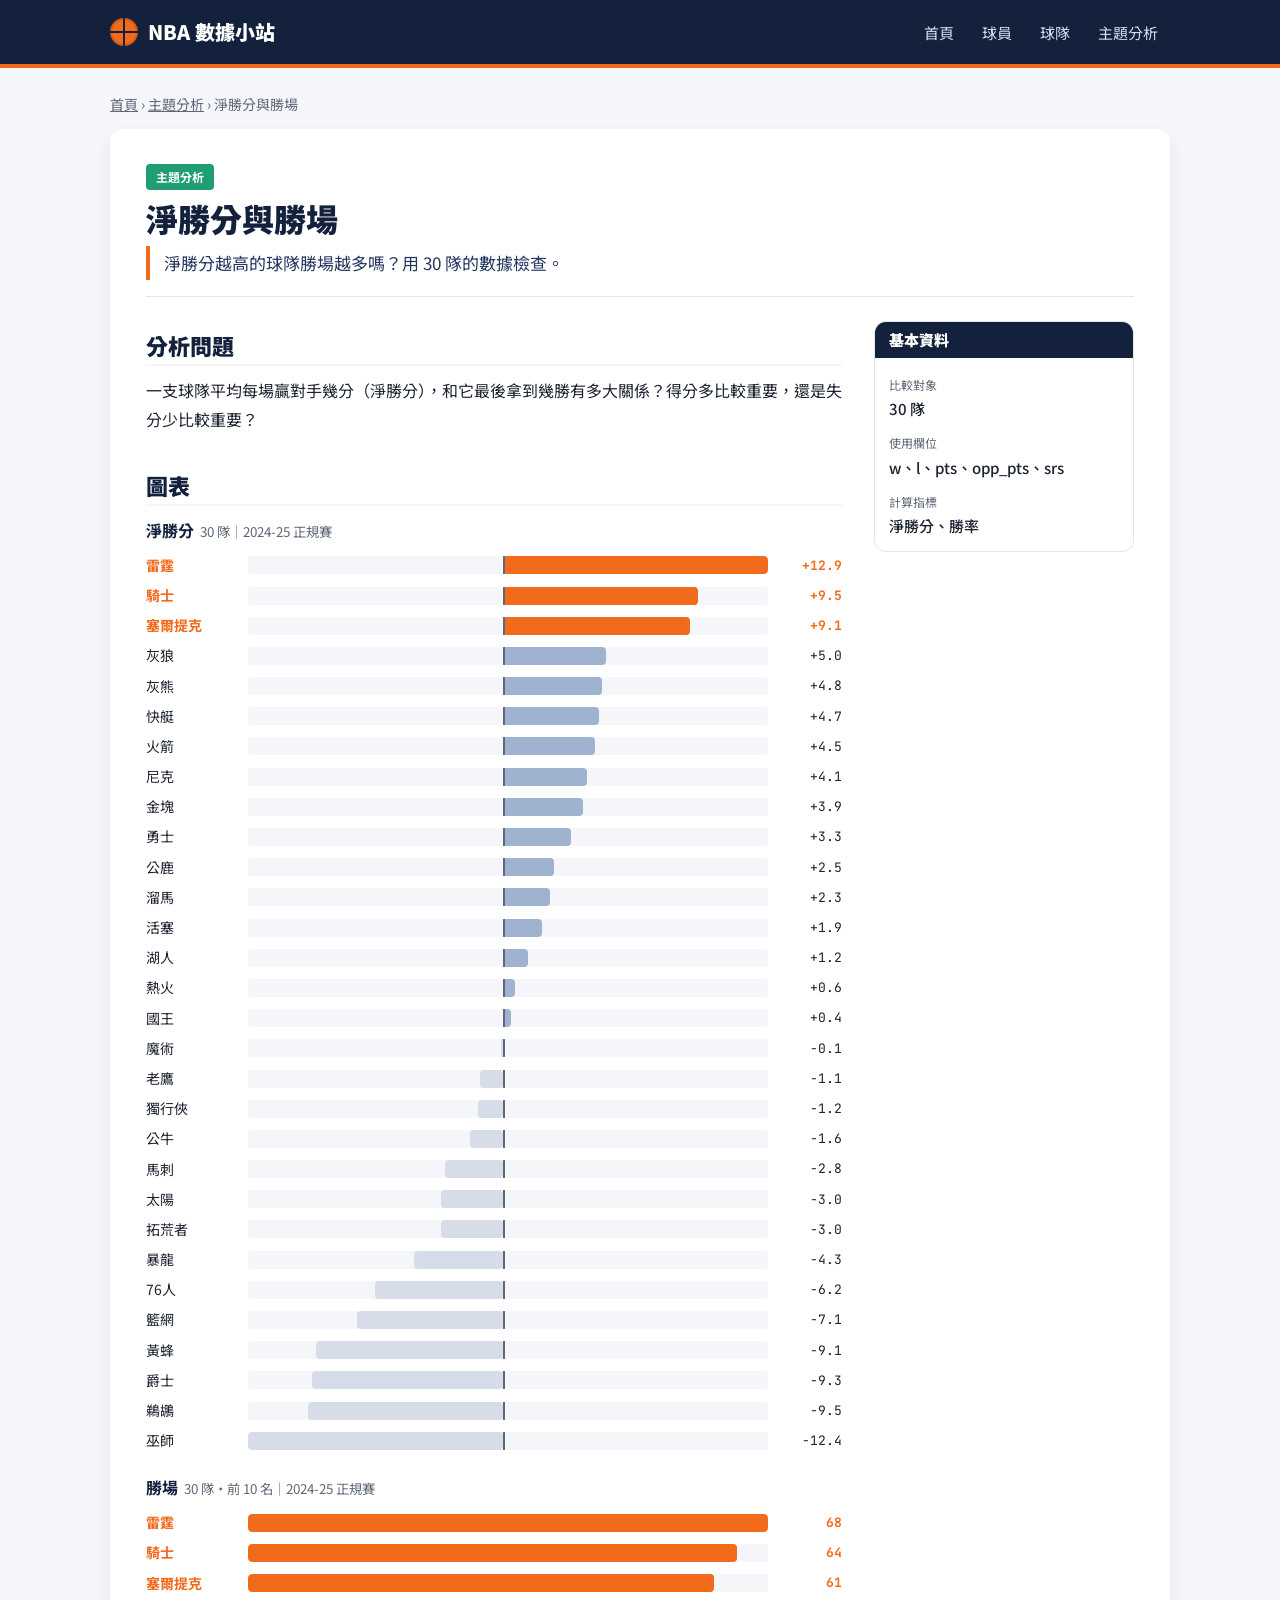
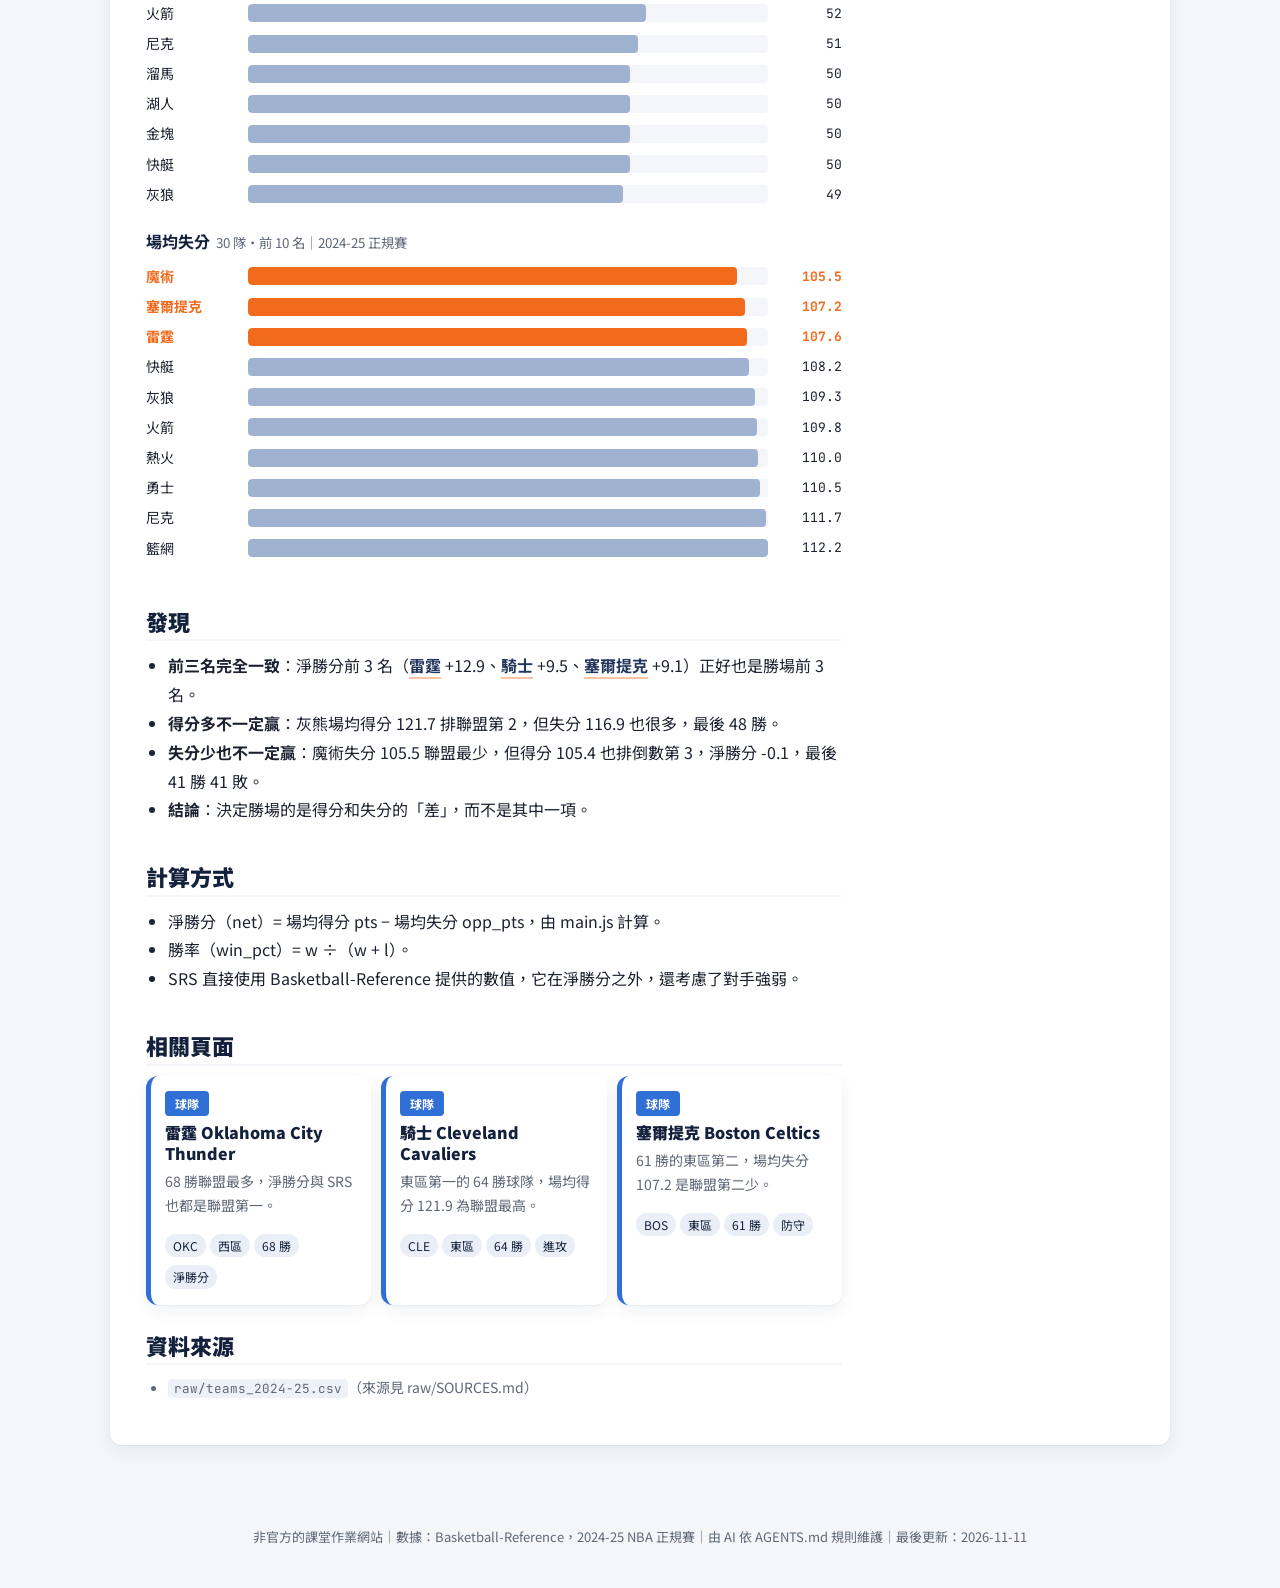
<file: wiki/topics/point-differential.html>
<!DOCTYPE html>
<html lang="zh-Hant-TW">
<head>
  <meta charset="UTF-8">
  <meta name="viewport" content="width=device-width, initial-scale=1">
  <title>淨勝分與勝場｜NBA 數據小站</title>
  <meta name="description" content="淨勝分越高的球隊勝場越多嗎？用 30 隊的數據檢查。">
  <link rel="stylesheet" href="../../assets/style.css">
</head>
<body data-page-id="point-differential" data-root="../../">
  <header class="site-header">
    <div class="inner">
      <a class="logo" href="../../index.html"><span class="logo-mark" aria-hidden="true"></span>NBA 數據小站</a>
      <nav class="site-nav" aria-label="主要分類">
        <a href="../../index.html">首頁</a>
        <a href="../../index.html#players">球員</a>
        <a href="../../index.html#teams">球隊</a>
        <a href="../../index.html#topics">主題分析</a>
      </nav>
    </div>
  </header>

  <main class="page">
    <nav class="breadcrumb"><a href="../../index.html">首頁</a> › <a href="../../index.html#topics">主題分析</a> › 淨勝分與勝場</nav>

    <article class="wiki-article">
    <header class="article-head">
      <span class="badge cat-topics">主題分析</span>
      <h1>淨勝分與勝場</h1>
      <p class="summary">淨勝分越高的球隊勝場越多嗎？用 30 隊的數據檢查。</p>
    </header>

    <aside class="infobox">
      <h2>基本資料</h2>
      <dl>
        <dt>比較對象</dt><dd>30 隊</dd>
        <dt>使用欄位</dt><dd>w、l、pts、opp_pts、srs</dd>
        <dt>計算指標</dt><dd>淨勝分、勝率</dd>
      </dl>
    </aside>

    <section class="section" id="question">
      <h2>分析問題</h2>
      <p>一支球隊平均每場贏對手幾分（淨勝分），和它最後拿到幾勝有多大關係？得分多比較重要，還是失分少比較重要？</p>
    </section>

    <section class="section" id="chart">
      <h2>圖表</h2>
      <figure class="bar-chart" data-source="teams" data-metric="net" data-highlight="oklahoma-city-thunder,cleveland-cavaliers,boston-celtics"></figure>
      <figure class="bar-chart" data-source="teams" data-metric="w" data-highlight="oklahoma-city-thunder,cleveland-cavaliers,boston-celtics" data-limit="10"></figure>
      <figure class="bar-chart" data-source="teams" data-metric="opp_pts" data-highlight="orlando-magic,boston-celtics,oklahoma-city-thunder" data-limit="10" data-order="asc"></figure>
    </section>

    <section class="section" id="findings">
      <h2>發現</h2>
      <ul>
        <li><b>前三名完全一致</b>：淨勝分前 3 名（<a class="wikilink" href="../teams/oklahoma-city-thunder.html">雷霆</a> +12.9、<a class="wikilink" href="../teams/cleveland-cavaliers.html">騎士</a> +9.5、<a class="wikilink" href="../teams/boston-celtics.html">塞爾提克</a> +9.1）正好也是勝場前 3 名。</li>
        <li><b>得分多不一定贏</b>：灰熊場均得分 121.7 排聯盟第 2，但失分 116.9 也很多，最後 48 勝。</li>
        <li><b>失分少也不一定贏</b>：魔術失分 105.5 聯盟最少，但得分 105.4 也排倒數第 3，淨勝分 -0.1，最後 41 勝 41 敗。</li>
        <li><b>結論</b>：決定勝場的是得分和失分的「差」，而不是其中一項。</li>
      </ul>
    </section>

    <section class="section" id="method">
      <h2>計算方式</h2>
      <ul>
        <li>淨勝分（net）= 場均得分 pts − 場均失分 opp_pts，由 main.js 計算。</li>
        <li>勝率（win_pct）= w ÷（w + l）。</li>
        <li>SRS 直接使用 Basketball-Reference 提供的數值，它在淨勝分之外，還考慮了對手強弱。</li>
      </ul>
    </section>

    <section class="section" id="related">
      <h2>相關頁面</h2>
      <div class="related-list" data-related></div>
    </section>

    <section class="section sources" id="sources">
      <h2>資料來源</h2>
      <ul>
        <li><code>raw/teams_2024-25.csv</code>（來源見 raw/SOURCES.md）</li>
      </ul>
    </section>
    </article>
  </main>

  <footer class="site-footer">
    非官方的課堂作業網站｜數據：Basketball-Reference，2024-25 NBA 正規賽｜由 AI 依 AGENTS.md 規則維護｜最後更新：<time>2026-11-11</time>
  </footer>
  <script src="../../assets/main.js"></script>
</body>
</html>
</file>
<file: assets/style.css>
/* NBA 數據小站 — 唯一的樣式檔（規則見 AGENTS.md 第 11 節） */
@import url("https://fonts.googleapis.com/css2?family=Noto+Sans+TC:wght@400;500;700;900&family=JetBrains+Mono:wght@500;700&display=swap");

:root {
  --court: #13213c;
  --court-2: #22365e;
  --orange: #f26b1d;
  --bar: #9fb3d1;
  --bg: #f4f6fa;
  --card: #ffffff;
  --text: #1c2230;
  --muted: #5f6878;
  --line: #e1e6ef;
  --cat-players: #f26b1d;
  --cat-teams: #2f6fd6;
  --cat-topics: #1f9d74;
  --radius: 12px;
  --shadow: 0 1px 2px rgba(19, 33, 60, .06), 0 6px 18px rgba(19, 33, 60, .06);
  --sans: "Noto Sans TC", system-ui, sans-serif;
  --mono: "JetBrains Mono", Consolas, monospace;
}

* { box-sizing: border-box; }
html { scroll-behavior: smooth; }
body { margin: 0; background: var(--bg); color: var(--text); font-family: var(--sans); font-size: 16px; line-height: 1.8; }
a { color: var(--orange); }
h1, h2, h3 { color: var(--court); line-height: 1.3; font-weight: 900; }

/* ---------- 頁首 ---------- */
.site-header { background: var(--court); border-bottom: 4px solid var(--orange); }
.site-header .inner {
  max-width: 1100px; margin: 0 auto; padding: 14px 20px;
  display: flex; align-items: center; gap: 24px; flex-wrap: wrap;
}
.logo { color: #fff; text-decoration: none; font-weight: 900; font-size: 20px; display: flex; align-items: center; gap: 10px; }
.logo-mark {
  width: 28px; height: 28px; border-radius: 50%; background: var(--orange); position: relative; flex: none;
  box-shadow: inset 0 0 0 2px rgba(0, 0, 0, .15);
}
.logo-mark::before, .logo-mark::after { content: ""; position: absolute; background: var(--court); }
.logo-mark::before { left: 13px; top: 0; bottom: 0; width: 2px; }
.logo-mark::after { top: 13px; left: 0; right: 0; height: 2px; }
.site-nav { display: flex; gap: 4px; flex-wrap: wrap; margin-left: auto; }
.site-nav a { color: #d6deef; text-decoration: none; padding: 4px 12px; border-radius: 999px; font-size: 15px; }
.site-nav a:hover { background: var(--court-2); color: #fff; }

/* ---------- 版面 ---------- */
.page { max-width: 1100px; margin: 0 auto; padding: 24px 20px 56px; }
.breadcrumb { font-size: 14px; color: var(--muted); margin-bottom: 12px; }
.breadcrumb a { color: var(--muted); }

/* ---------- 首頁 ---------- */
.hero {
  background: var(--court); color: #fff; border-radius: var(--radius); padding: 40px 36px; margin-bottom: 28px;
  position: relative; overflow: hidden;
}
.hero::after {
  content: ""; position: absolute; right: -80px; bottom: -120px; width: 320px; height: 320px; border-radius: 50%;
  border: 3px solid rgba(255, 255, 255, .08); box-shadow: 0 0 0 60px rgba(242, 107, 29, .06);
}
.hero h1 { color: #fff; font-size: 36px; margin: 0 0 8px; }
.hero p { margin: 0; color: #c9d3e8; max-width: 640px; }
.hero .stats { display: flex; gap: 32px; margin-top: 22px; flex-wrap: wrap; }
.hero .stat b { display: block; font-family: var(--mono); font-size: 28px; color: var(--orange); }
.hero .stat span { font-size: 13px; color: #a8b4cf; }

.toolbar { display: flex; gap: 12px; flex-wrap: wrap; align-items: center; margin-bottom: 20px; }
.search {
  flex: 1 1 260px; padding: 11px 16px; border-radius: 999px; border: 1px solid var(--line);
  background: var(--card); font: inherit; font-size: 15px;
}
.search:focus { outline: 2px solid var(--court-2); outline-offset: 1px; }
.filters { display: flex; gap: 6px; flex-wrap: wrap; }
.filter {
  border: 1px solid var(--line); background: var(--card); color: var(--text);
  padding: 6px 14px; border-radius: 999px; font: inherit; font-size: 14px; cursor: pointer;
}
.filter[aria-pressed="true"] { background: var(--court); color: #fff; border-color: var(--court); }

.category-block { margin-bottom: 32px; scroll-margin-top: 16px; }
.category-block h2 { display: flex; align-items: baseline; gap: 10px; font-size: 22px; margin: 0 0 12px; }
.category-block h2 small { font-size: 14px; color: var(--muted); font-weight: 400; }
.card-grid { display: grid; grid-template-columns: repeat(auto-fill, minmax(240px, 1fr)); gap: 14px; }
.card {
  display: block; background: var(--card); border-radius: var(--radius); box-shadow: var(--shadow);
  padding: 18px; text-decoration: none; color: var(--text); border-left: 5px solid var(--cat-color, var(--court));
  transition: transform .15s ease, box-shadow .15s ease;
}
.card:hover { transform: translateY(-2px); box-shadow: 0 8px 22px rgba(19, 33, 60, .12); }
.card h3 { margin: 6px 0; font-size: 18px; }
.card p { margin: 0 0 10px; font-size: 14px; color: var(--muted); line-height: 1.7; }
.empty { color: var(--muted); }

.home-chart { background: var(--card); border-radius: var(--radius); box-shadow: var(--shadow); padding: 22px 26px; margin-bottom: 28px; }
.home-chart h2 { margin: 0 0 4px; font-size: 20px; }
.home-chart p { margin: 0 0 12px; color: var(--muted); font-size: 14px; }

.how { background: var(--card); border-radius: var(--radius); box-shadow: var(--shadow); padding: 24px 28px; }
.how h2 { margin-top: 0; font-size: 22px; }
.flow { display: grid; grid-template-columns: 1fr auto 1fr auto 1fr; gap: 10px; align-items: center; margin: 16px 0; }
.flow-step { border: 1px solid var(--line); border-radius: var(--radius); padding: 14px; text-align: center; background: var(--bg); }
.flow-step b { display: block; color: var(--court); font-size: 16px; font-family: var(--mono); }
.flow-step span { font-size: 13px; color: var(--muted); }
.flow-arrow { color: var(--orange); font-weight: 900; font-size: 20px; }

/* ---------- 標籤 ---------- */
.badge {
  display: inline-block; font-size: 12px; font-weight: 700; color: #fff;
  background: var(--cat-color, var(--court)); padding: 2px 10px; border-radius: 4px;
}
.cat-players { --cat-color: var(--cat-players); }
.cat-teams { --cat-color: var(--cat-teams); }
.cat-topics { --cat-color: var(--cat-topics); }
.tag { display: inline-block; font-size: 12px; color: var(--court); background: #e9eef7; padding: 1px 8px; border-radius: 999px; margin: 0 4px 4px 0; }

/* ---------- 文章 ---------- */
.wiki-article {
  background: var(--card); border-radius: var(--radius); box-shadow: var(--shadow);
  padding: 32px 36px; display: grid; grid-template-columns: minmax(0, 1fr) 260px; gap: 0 32px;
}
.article-head { grid-column: 1 / -1; border-bottom: 1px solid var(--line); padding-bottom: 16px; margin-bottom: 8px; }
.article-head h1 { font-size: 32px; margin: 8px 0 6px; }
.summary { margin: 0; font-size: 17px; color: var(--court-2); border-left: 4px solid var(--orange); padding: 2px 0 2px 14px; }
.infobox {
  grid-column: 2; grid-row: 2 / span 20; align-self: start; position: sticky; top: 16px;
  border: 1px solid var(--line); border-radius: var(--radius); overflow: hidden; margin-top: 16px;
}
.infobox h2 { margin: 0; font-size: 15px; background: var(--court); color: #fff; padding: 8px 14px; }
.infobox dl { margin: 0; padding: 6px 14px 12px; }
.infobox dt { font-size: 12px; color: var(--muted); margin-top: 10px; }
.infobox dd { margin: 0; font-size: 15px; font-weight: 500; }
.section { grid-column: 1; min-width: 0; }
.section h2 { font-size: 22px; margin: 26px 0 10px; padding-bottom: 4px; border-bottom: 2px solid var(--bg); }
.section p { margin: 0 0 12px; }
.section ul, .section ol { padding-left: 22px; margin: 0 0 12px; }
.wikilink { color: var(--court-2); font-weight: 700; text-decoration: none; border-bottom: 2px solid rgba(242, 107, 29, .4); }
.wikilink:hover { color: var(--orange); }
.redlink { color: #b23b2e; border-bottom: 1px dashed #b23b2e; cursor: help; }
.callout { background: #fff4ec; border-left: 4px solid var(--orange); padding: 10px 14px; border-radius: 0 var(--radius) var(--radius) 0; }
code { font-family: var(--mono); font-size: .9em; background: #eef1f7; padding: 1px 6px; border-radius: 4px; }

/* ---------- 數據表 ---------- */
.stat-table { display: grid; grid-template-columns: repeat(auto-fill, minmax(104px, 1fr)); gap: 8px; margin: 4px 0 18px; }
.stat-cell { background: var(--bg); border-radius: 10px; padding: 10px 12px; }
.stat-cell b { display: block; font-family: var(--mono); font-size: 22px; color: var(--court); line-height: 1.2; }
.stat-cell span { font-size: 12px; color: var(--muted); }
.stat-cell .rank { display: block; font-size: 11px; color: var(--orange); font-weight: 700; }

/* ---------- 長條圖 ---------- */
.bar-chart { margin: 4px 0 20px; }
.bar-chart figcaption { font-weight: 700; color: var(--court); margin-bottom: 8px; }
.bar-chart figcaption small { font-weight: 400; color: var(--muted); margin-left: 6px; }
.bar-row { display: grid; grid-template-columns: 92px minmax(0, 1fr) 64px; gap: 10px; align-items: center; margin: 5px 0; font-size: 14px; }
.bar-label { white-space: nowrap; overflow: hidden; text-overflow: ellipsis; }
.bar-track { background: var(--bg); border-radius: 4px; height: 18px; position: relative; overflow: hidden; }
.bar-fill { position: absolute; top: 0; bottom: 0; background: var(--bar); border-radius: 4px; }
.bar-fill.negative { background: #d7dde8; }
.bar-zero { position: absolute; top: -2px; bottom: -2px; width: 2px; background: var(--muted); }
.bar-value { font-family: var(--mono); text-align: right; font-size: 13px; }
.bar-row.is-highlight .bar-fill { background: var(--orange); }
.bar-row.is-highlight .bar-label, .bar-row.is-highlight .bar-value { font-weight: 700; color: var(--orange); }

.related-list { display: grid; grid-template-columns: repeat(auto-fill, minmax(200px, 1fr)); gap: 10px; }
.related-list .card { padding: 12px 14px; }
.related-list .card h3 { font-size: 16px; }
.sources ul { font-size: 14px; color: var(--muted); }

/* ---------- 頁尾 ---------- */
.site-footer { text-align: center; font-size: 13px; color: var(--muted); padding: 24px 20px 40px; }

/* ---------- 手機版 ---------- */
@media (max-width: 760px) {
  .wiki-article { grid-template-columns: 1fr; padding: 22px 18px; }
  .infobox { grid-column: 1; grid-row: auto; position: static; }
  .hero { padding: 28px 22px; }
  .hero h1 { font-size: 28px; }
  .flow { grid-template-columns: 1fr; }
  .flow-arrow { transform: rotate(90deg); justify-self: center; }
  .site-nav { margin-left: 0; }
  .bar-row { grid-template-columns: 70px minmax(0, 1fr) 56px; font-size: 13px; }
}
</file>
